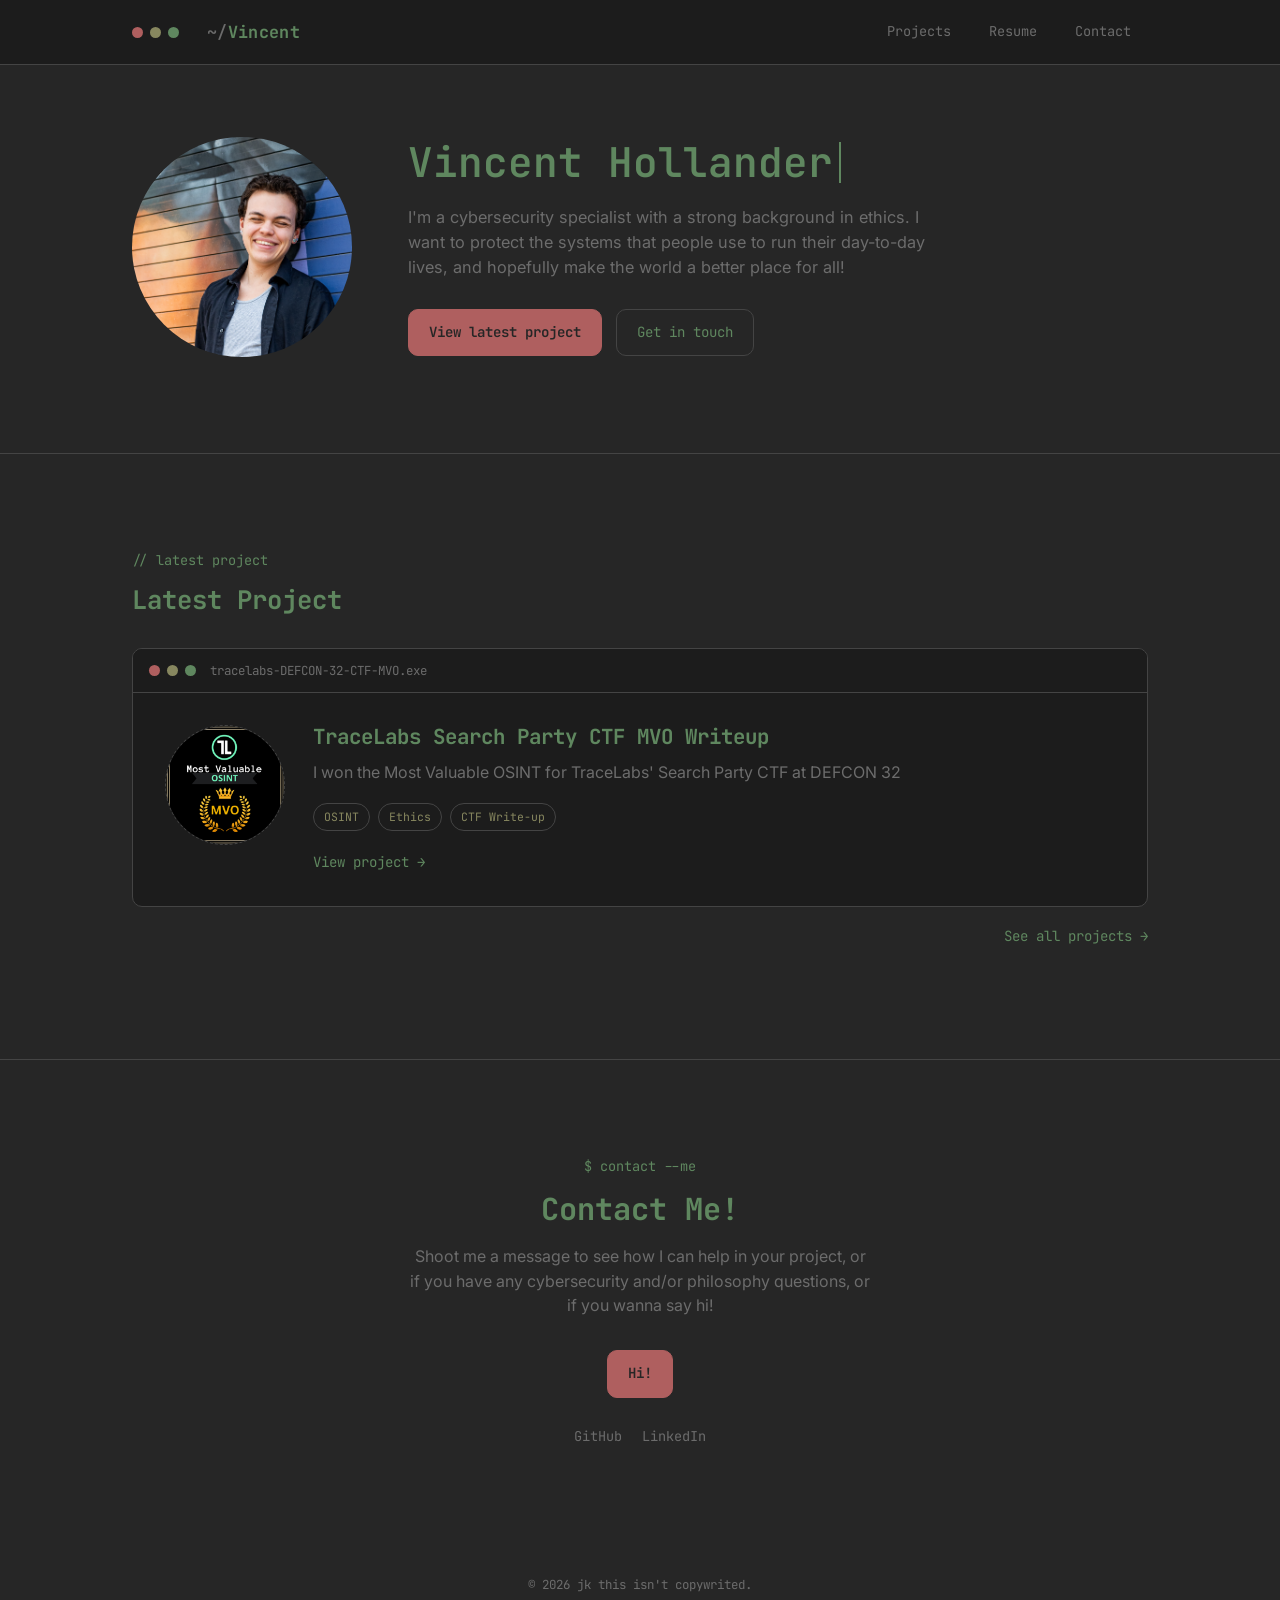
<file: index.html>
<!DOCTYPE html>
<html lang="en">
<head>
<meta charset="UTF-8">
<meta name="viewport" content="width=device-width, initial-scale=1.0">
<title>Vincent Hollander</title>
<link rel="preconnect" href="https://fonts.googleapis.com">
<link rel="preconnect" href="https://fonts.gstatic.com" crossorigin>
<link href="https://fonts.googleapis.com/css2?family=JetBrains+Mono:wght@400;500;600;700&family=Inter:wght@400;500;600&display=swap" rel="stylesheet">
<link rel="stylesheet" href="styles.css">
<style>
  /* ---------------- page-specific: Hero ---------------- */
  .hero{
    display:grid;
    grid-template-columns: 220px 1fr;
    gap: 56px;
    align-items:center;
    padding-top: 72px;
  }
    .avatar{
    width: 220px; height: 220px;
    border-radius: 50%;
    object-fit: cover;
    display:flex; align-items:center; justify-content:center;
    font-family: var(--mono);
    font-size: 2.4rem;
    font-weight: 700;
    color: var(--bg);
    background: conic-gradient(from 220deg, var(--accent-violet), var(--accent-amber), var(--accent-teal), var(--accent-violet));
    position: relative;
  }
  .avatar::after{
    content:"";
    position:absolute;
    inset:6px;
    border-radius:50%;
    background: var(--bg-alt);
  }

  .hero-text h1{ font-size: clamp(1.8rem, 3.2vw, 2.6rem); font-weight: 600; }
  .hero-text h1 .cursor{
    display:inline-block;
    width: 2px; height: 1em;
    background: var(--accent-teal);
    margin-left: 6px;
    vertical-align: -0.15em;
    animation: blink 1.1s steps(1) infinite;
  }
  @keyframes blink{ 50%{ opacity:0; } }
  .hero-text p{ margin: 18px 0 28px; color: var(--text-dim); max-width: 52ch; font-size: 1.02rem; }

  @media (max-width: 640px){
    .hero{ grid-template-columns: 1fr; text-align:center; padding-top: 48px; }
    .avatar{ margin: 0 auto; }
    .hero-text p{ margin-left:auto; margin-right:auto; }
    .btn-row{ justify-content:center; }
  }

  /* ---------------- page-specific: Latest project ---------------- */
  .latest-project{ border-top: 1px solid var(--border); }
  .latest-project > .wrap > h2{ font-size: 1.6rem; margin-bottom: 32px; }

  .card-body{
    display:grid;
    grid-template-columns: 120px 1fr;
    gap: 28px;
    padding: 32px;
    align-items: start;
  }
  .card-pic{
    width: 120px; height: 120px;
    border-radius: 50%;
    object-fit: cover;
    background: var(--bg-tab);
    border: 1px dashed var(--border);
    display:flex; align-items:center; justify-content:center;
    font-family: var(--mono);
    font-size: 0.75rem;
    color: var(--text-dim);
    text-align:center;
  }
  .card-body h3{ font-size: 1.3rem; margin-bottom: 10px; }
  .card-body p{ color: var(--text-dim); margin: 0 0 18px; max-width: 60ch; }
  .tags{ display:flex; gap:8px; flex-wrap:wrap; margin-bottom: 18px; }
  .tags span{
    font-family: var(--mono);
    font-size: 0.72rem;
    padding: 4px 10px;
    border-radius: 999px;
    border: 1px solid var(--border);
    color: var(--accent-amber);
  }
  .card-link{ font-family: var(--mono); font-size: 0.88rem; text-decoration:none; color: var(--accent-teal); }
  .card-link:hover{ text-decoration: underline; }

  @media (max-width: 560px){
    .card-body{ grid-template-columns: 1fr; text-align:center; }
    .card-pic{ margin: 0 auto; }
    .tags{ justify-content:center; }
  }

  /* ---------------- page-specific: Contact teaser ---------------- */
  .contact-teaser{ border-top: 1px solid var(--border); text-align:center; }
  .contact-teaser h2{ font-size: 1.9rem; margin-bottom: 16px; }
  .contact-teaser p.lead{ color: var(--text-dim); max-width: 46ch; margin: 0 auto 32px; }
  .contact-teaser .btn-row{ justify-content:center; margin-bottom: 28px; }

  .socials{ display:flex; gap: 20px; justify-content:center; font-family: var(--mono); font-size: 0.85rem; }
  .socials a{ text-decoration:none; color: var(--text-dim); }
  .socials a:hover{ color: var(--accent-violet); }
</style>
</head>
<body>

  <!-- ===== Top bar ===== -->
  <header class="topbar">
    <div class="wrap topbar-inner">
      <div class="dots" aria-hidden="true"><span></span><span></span><span></span></div>
      <a class="logo" href="#home">Vincent</a>

      <button class="menu-toggle" id="menuToggle" aria-label="Toggle navigation" aria-expanded="false">[ ]</button>

      <nav class="tabs" id="navTabs">
        <a href="projects.html" class="nav-link">Projects</a>
        <a href="resume.html" class="nav-link">Resume</a>
        <a href="contact.html" class="nav-link">Contact</a>
      </nav>
    </div>
  </header>

  <main>
    <!-- ===== Hero ===== -->
    <section id="home" class="hero wrap">
	  <img class="avatar" src="VH-89b.jpg" alt="Portrait of Vincent">

      <div class="hero-text">
        <h1>Vincent Hollander<span class="cursor" aria-hidden="true"></span></h1>
        <p>
          I'm a cybersecurity specialist with a strong background in ethics. I want to protect the systems that people use to run their day-to-day lives, and hopefully make the world a better place for all!
        </p>
        <div class="btn-row">
          <a class="btn primary" href="#projects">View latest project</a>
          <a class="btn ghost" href="contact.html">Get in touch</a>
        </div>
      </div>
    </section>

    <!-- ===== Latest project ===== -->
    <section id="projects" class="latest-project">
      <div class="wrap">
        <p class="eyebrow">// latest project</p>
        <h2>Latest Project</h2>

        <div class="terminal-card">
          <div class="card-chrome">
            <div class="dots" aria-hidden="true"><span></span><span></span><span></span></div>
            tracelabs-DEFCON-32-CTF-MVO.exe
          </div>
          <div class="card-body">
		  <img class="card-pic" src="MVO-Badge.png" alt="The MVO Badge">
            <div>
              <h3>TraceLabs Search Party CTF MVO Writeup</h3>
              <p>
               I won the Most Valuable OSINT for TraceLabs' Search Party CTF at DEFCON 32
              </p>
              <div class="tags">
                <span>OSINT</span>
                <span>Ethics</span>
                <span>CTF Write-up</span>
              </div>
              <a class="card-link" href="MVO-Writeup.html#latest">View project →</a>
            </div>
          </div>
        </div>
        <p style="text-align:right; margin-top:16px;">
          <a class="card-link" href="projects.html">See all projects →</a>
        </p>
      </div>
    </section>

    <!-- ===== Contact teaser (full form lives on contact.html — no email shown here) ===== -->
    <section id="contact" class="contact-teaser">
      <div class="wrap">
        <p class="eyebrow">$ contact --me</p>
        <h2>Contact Me!</h2>
        <p class="lead">
          Shoot me a message to see how I can help in your project, or if you have any cybersecurity and/or philosophy questions, or if you wanna say hi!
        </p>
        <div class="btn-row">
          <a class="btn primary" href="contact.html">Hi!</a>
        </div>
        <div class="socials">
          <a href="https://www.github.com/KarmaThePlant">GitHub</a>
          <a href="https://www.linkedin.com/in/vincent-hollander-4a5a73232/">LinkedIn</a>
        </div>
      </div>
    </section>
  </main>

  <footer>
    &copy; <span id="year"></span> jk this isn't copywrited.
  </footer>

  <script src="script.js"></script>
  <script>
    // Scroll-spy for the on-page Home anchor. Projects and Contact are now
    // separate pages, so they aren't part of this observer.
    const sections = ['home'].map(id => document.getElementById(id));
    const linkFor = id => document.querySelector(`nav.tabs a[href="#${id}"]`);
    const links = document.querySelectorAll('nav.tabs a.nav-link');

    const observer = new IntersectionObserver((entries) => {
      entries.forEach(entry => {
        if(entry.isIntersecting){
          links.forEach(l => l.classList.remove('active'));
          const active = linkFor(entry.target.id);
          if(active) active.classList.add('active');
        }
      });
    }, { rootMargin: '-40% 0px -55% 0px' });

    sections.forEach(s => s && observer.observe(s));
  </script>

</body>
</html>
</file>
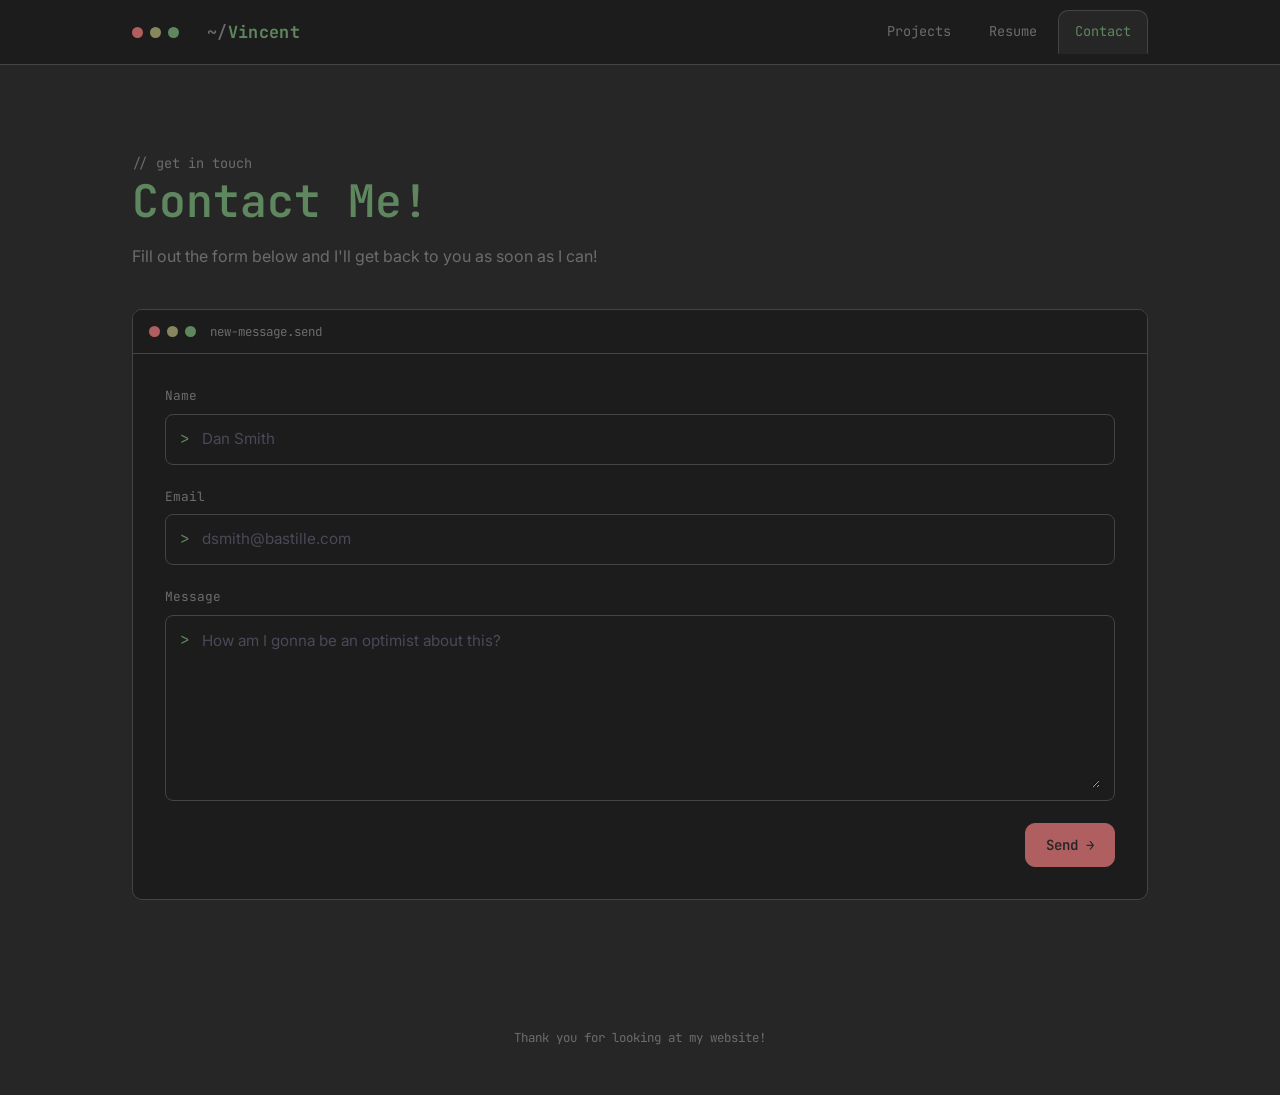
<file: contact.html>
<!DOCTYPE html>
<html lang="en">
<head>
<meta charset="UTF-8">
<meta name="viewport" content="width=device-width, initial-scale=1.0">
<title>Contact — Vincent</title>
<link rel="preconnect" href="https://fonts.googleapis.com">
<link rel="preconnect" href="https://fonts.gstatic.com" crossorigin>
<link href="https://fonts.googleapis.com/css2?family=JetBrains+Mono:wght@400;500;600;700&family=Inter:wght@400;500;600&display=swap" rel="stylesheet">
<link rel="stylesheet" href="styles.css">
<style>
  /* ---------------- page-specific: Contact ---------------- */
  .contact-hero{ padding-top: 72px; padding-bottom: 40px; }
  .contact-hero h1{ font-size: clamp(2rem, 4vw, 2.8rem); font-weight: 600; }
  .contact-hero p{ color: var(--text-dim); max-width: 52ch; margin: 16px 0 0; }

  .form-section{ padding-top: 0; }
  .form-card .card-body{ padding: 32px; }

  form .field:last-of-type{ margin-bottom: 28px; }
  .field-input textarea{ min-height: 160px; }

  .form-actions{ display:flex; justify-content:flex-end; align-items:center; gap:16px; }

  .form-status{
    font-family: var(--mono);
    font-size: 0.85rem;
    color: var(--accent-teal);
    margin: 0;
  }
  .form-status.is-error{ color; var(--accent-amber); }
  .form-status[hidden]{ display:none; }

  @media (max-width: 560px){
    .form-actions{ flex-direction:column-reverse; align-items:stretch; }
    .form-actions .btn{ text-align:center; }
  }
</style>
</head>
<body>

  <!-- ===== Top bar ===== -->
  <header class="topbar">
    <div class="wrap topbar-inner">
      <div class="dots" aria-hidden="true"><span></span><span></span><span></span></div>
      <a class="logo" href="index.html">Vincent</a>

      <button class="menu-toggle" id="menuToggle" aria-label="Toggle navigation" aria-expanded="false">[ ]</button>

      <nav class="tabs" id="navTabs">
        <a href="projects.html" class="nav-link">Projects</a>
        <a href="resume.html" class="nav-link">Resume</a>
        <a href="contact.html" class="nav-link active">Contact</a>
      </nav>
    </div>
  </header>

  <main>
    <!-- ===== Heading ===== -->
    <section class="contact-hero wrap">
      <p class="eyebrow">// get in touch</p>
      <h1>Contact Me!</h1>
      <p>
        Fill out the form below and I'll get back to you as soon as I can!
      </p>
    </section>

    <!-- ===== Form ===== -->
    <section class="form-section wrap">
      <div class="terminal-card form-card">
        <div class="card-chrome">
          <div class="dots" aria-hidden="true"><span></span><span></span><span></span></div>
          new-message.send
        </div>
        <div class="card-body">
          <form id="contactForm" action="https://formspree.io/f/mojgzryj" method="POST">
            <input type="text" name="_gotcha" style="display:none" tabindex="-1" autocomplete="off">
	  <form id="contactForm">
            <div class="field">
              <label for="name">Name</label>
              <div class="field-input">
                <span class="prefix" aria-hidden="true">&gt;</span>
                <input id="name" name="name" type="text" placeholder="Dan Smith" autocomplete="name" required>
              </div>
            </div>

            <div class="field">
              <label for="email">Email</label>
              <div class="field-input">
                <span class="prefix" aria-hidden="true">&gt;</span>
                <input id="email" name="email" type="email" placeholder="dsmith@bastille.com" autocomplete="email" required>
              </div>
            </div>

            <div class="field">
              <label for="message">Message</label>
              <div class="field-input">
                <span class="prefix" aria-hidden="true">&gt;</span>
                <textarea id="message" name="message" placeholder="How am I gonna be an optimist about this?" required></textarea>
              </div>
            </div>

            <div class="form-actions">
              <p class="form-status" id="formStatus" role="status" aria-live="polite" hidden></p>
		<button type="submit" class="btn primary">Send →</button>
            </div>
          </form>
        </div>
      </div>
    </section>
  </main>

  <footer>
    Thank you for looking at my website!
  </footer>

  <script src="script.js"></script>
  <script>
    const form = document.getElementById('contactForm');
    const status = document.getElementById('formStatus');
    const submitBtn = form.querySelector('button[type="submit"]');
 
    form.addEventListener('submit', async (e) => {
      e.preventDefault();
 
      submitBtn.disabled = true;
      submitBtn.textContent = 'Sending…';
      status.hidden = true;
      status.classList.remove('is-error');
 
      try {
        const response = await fetch(form.action, {
          method: 'POST',
          body: new FormData(form),
          headers: { 'Accept': 'application/json' }
        });
 
        if (response.ok) {
          status.textContent = "Sent! I'll reply as soon as I can!";
          status.hidden = false;
          form.reset();
        } else {
          const data = await response.json().catch(() => null);
          const message = data && data.errors
            ? data.errors.map((err) => err.message).join(', ')
            : null;
	  status.textContent = message || "Something went wrong. Please try again or reach out another way.";
          status.classList.add('is-error');
          status.hidden = false;
        }
      } catch (err) {
        status.textContent = "Something went wrong. Check your connection and try again.";
        status.classList.add('is-error');
        status.hidden = false;
      } finally {
        submitBtn.disabled = false;
        submitBtn.textContent = 'Send →';
      }
    });
  </script>


</body>
</html>
</file>
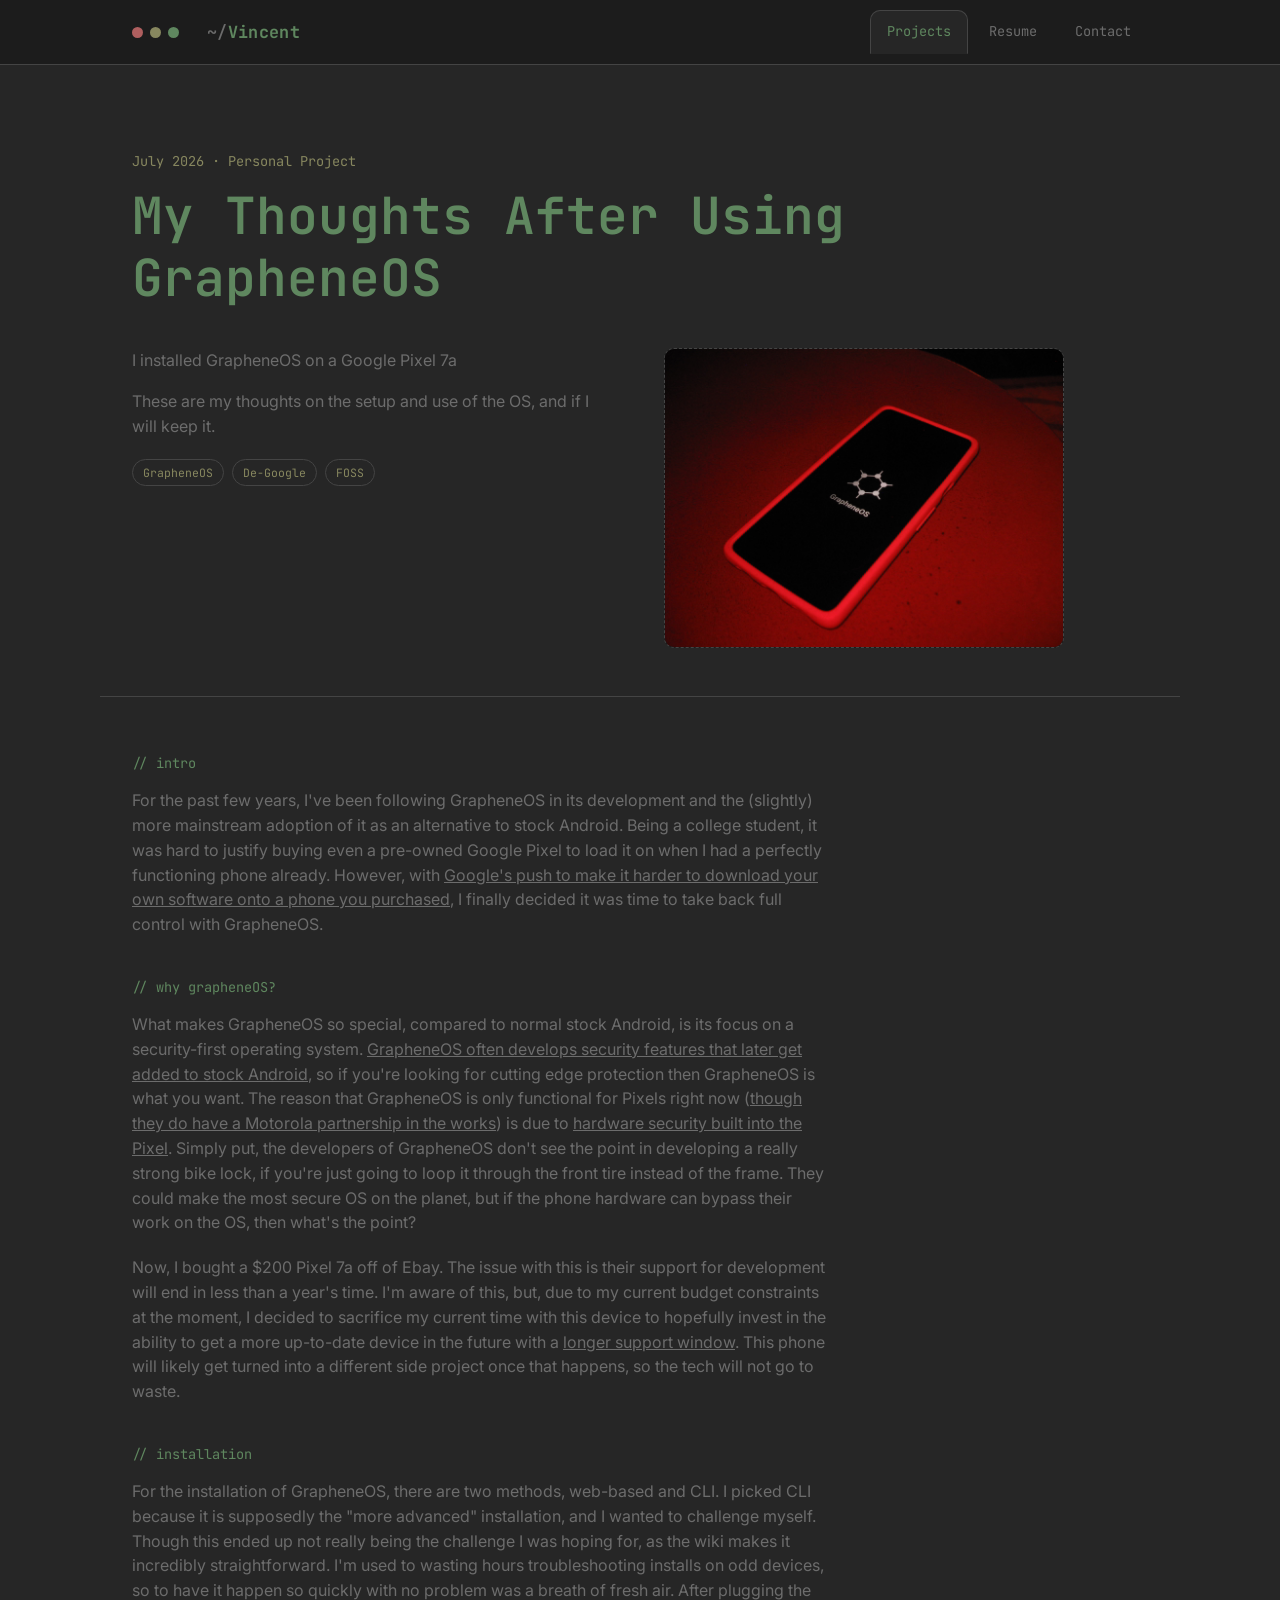
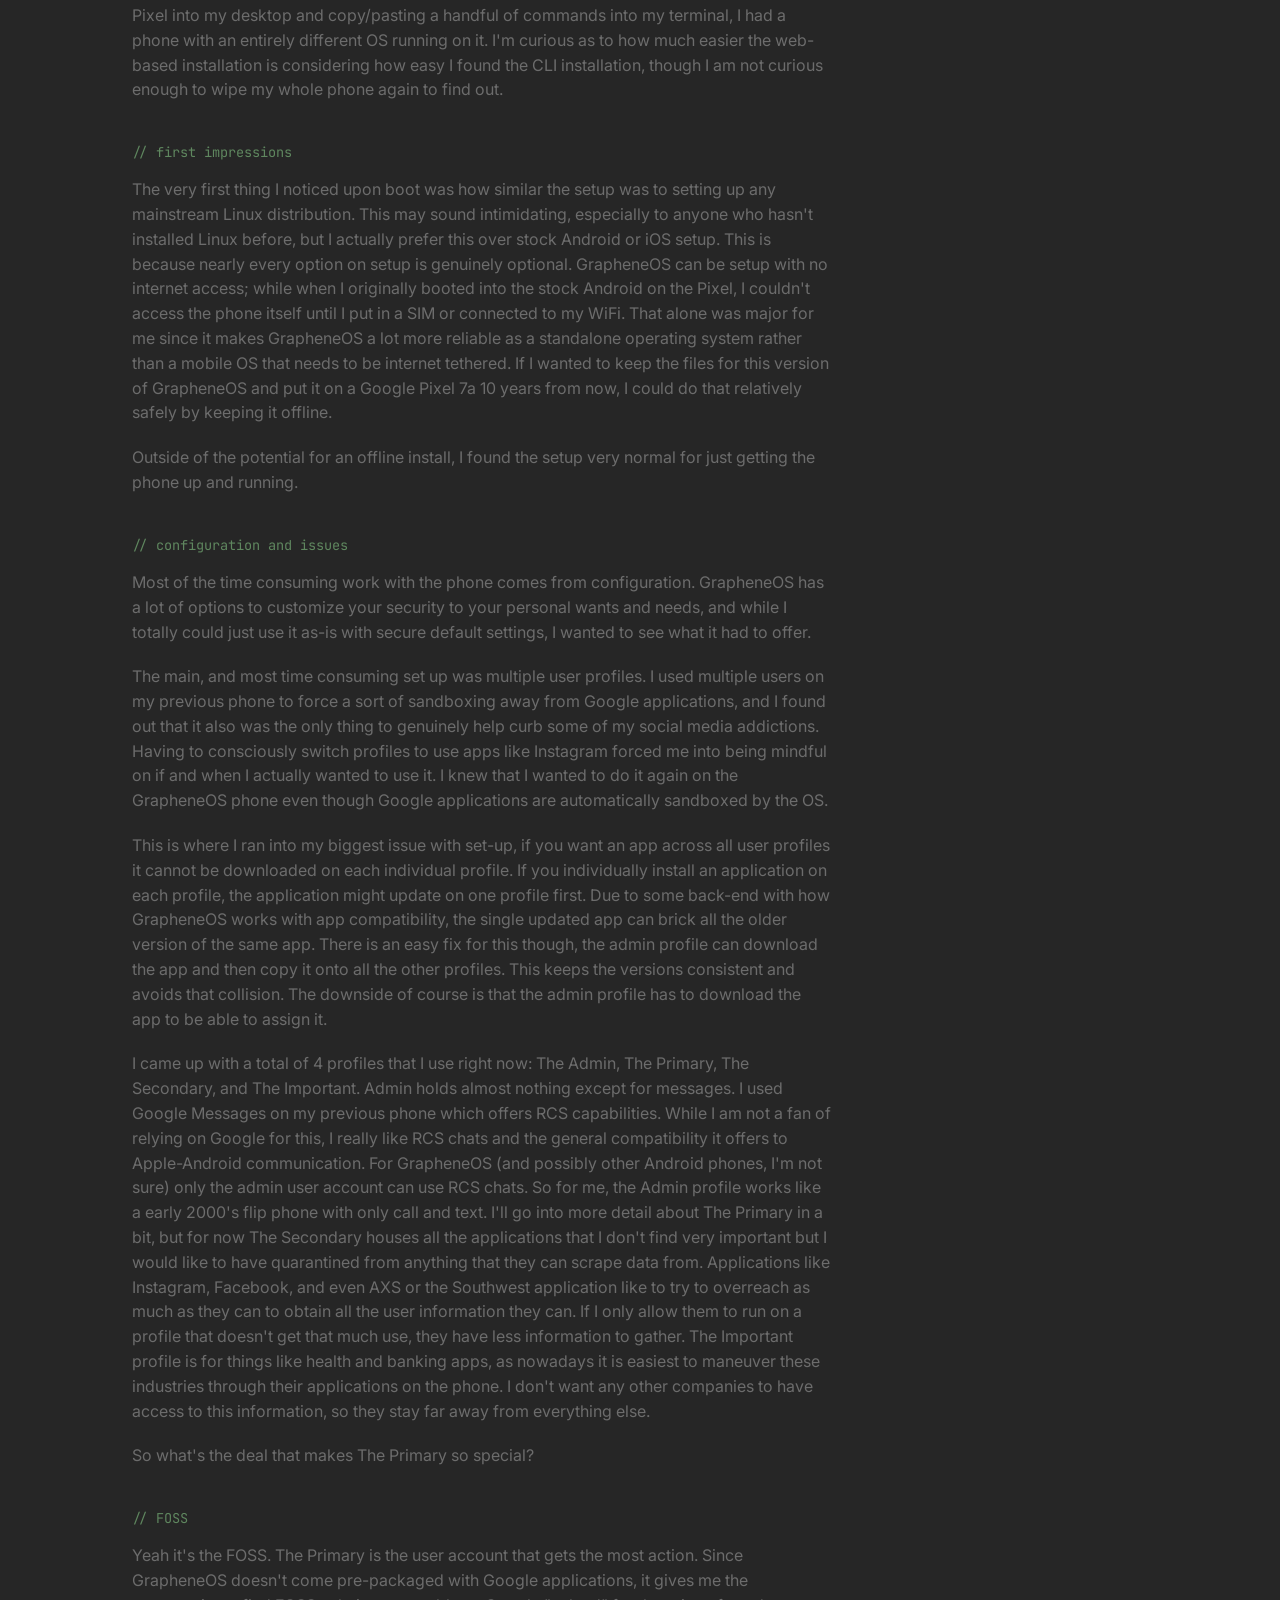
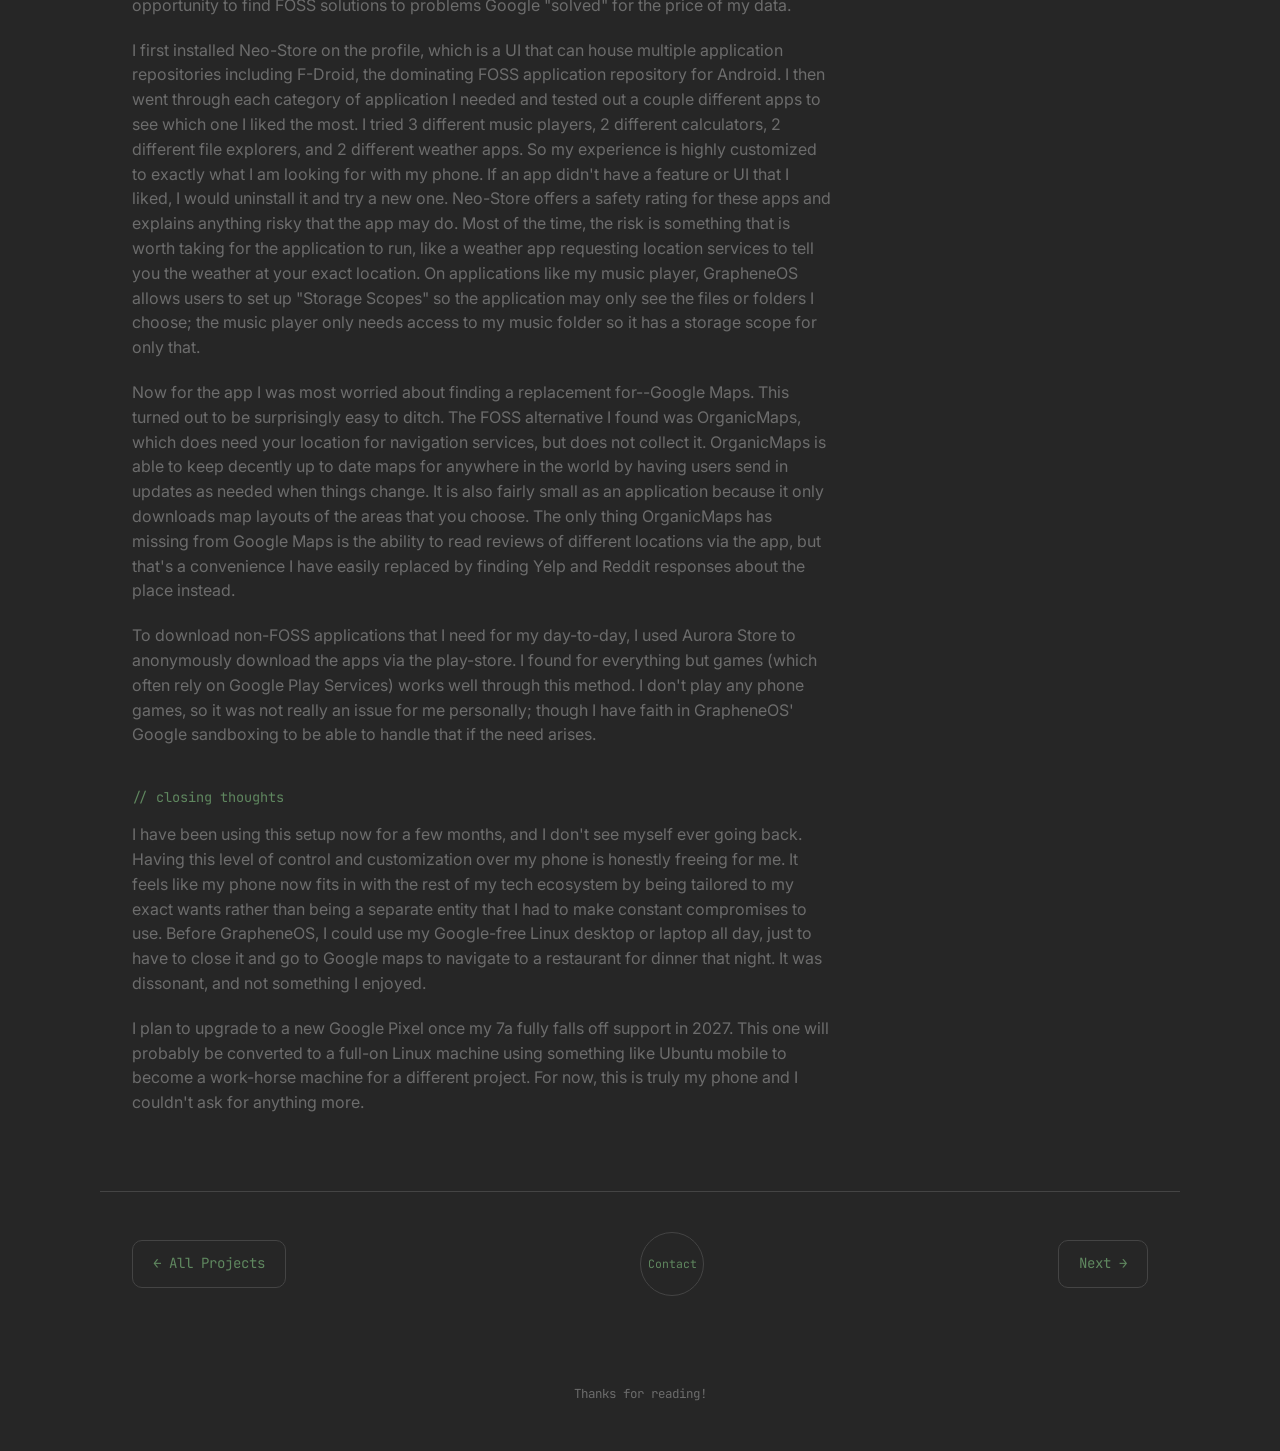
<file: grapheneOS.html>
<!DOCTYPE html>
<html lang="en">
<head>
<meta charset="UTF-8">
<meta name="viewport" content="width=device-width, initial-scale=1.0">
<title>GrapheneOS Thoughts — Vincent</title>
<link rel="preconnect" href="https://fonts.googleapis.com">
<link rel="preconnect" href="https://fonts.gstatic.com" crossorigin>
<link href="https://fonts.googleapis.com/css2?family=JetBrains+Mono:wght@400;500;600;700&family=Inter:wght@400;500;600&display=swap" rel="stylesheet">
<link rel="stylesheet" href="styles.css">
<style>
  /* ---------------- page-specific: Project article ---------------- */
  .project-hero{ padding-top: 72px; padding-bottom: 8px; }
  .project-hero h1{ font-size: clamp(2.2rem, 4.5vw, 3.2rem); font-weight: 600; margin-top: 8px; }
  .project-hero .meta{ font-family: var(--mono); font-size: 0.85rem; color: var(--accent-amber); }

  .project-intro{ padding-top: 32px; padding-bottom: 48px; }
  .intro-grid{ display:grid; grid-template-columns: 1fr 1fr; gap: 48px; align-items:start; }
  .intro-text p{ color: var(--text-dim); margin: 0 0 16px; max-width: 52ch; }
  .tags{ display:flex; gap:8px; flex-wrap:wrap; margin-top: 20px; }
  .tags span{
    font-family: var(--mono);
    font-size: 0.72rem;
    padding: 4px 10px;
    border-radius: 999px;
    border: 1px solid var(--border);
    color: var(--accent-amber);
  }
  .intro-picture{
    aspect-ratio: 4 / 3;
    border: 1px dashed var(--border);
    border-radius: var(--radius);
    background: var(--bg-alt);
    display:flex; align-items:center; justify-content:center;
    font-family: var(--mono);
    color: var(--text-dim);
    font-size: 0.9rem;
  }
  

  @media (max-width: 760px){
    .intro-grid{ grid-template-columns: 1fr; }
  }

  .project-body{ border-top: 1px solid var(--border); padding-top: 56px; padding-bottom: 56px; }
  .project-body .eyebrow{ margin-top: 40px; }
  .project-body .eyebrow:first-child{ margin-top: 0; }
  .project-body p:not(.eyebrow){ color: var(--text-dim); max-width: 70ch; margin: 0 0 20px; }

  /* Prev / Contact / Next pager */
  .project-pager{
    border-top: 1px solid var(--border);
    display:flex;
    align-items:center;
    justify-content:space-between;
    gap: 16px;
    padding-top: 40px;
    padding-bottom: 56px;
  }
  .pager-contact{
    border-radius: 50%;
    width: 64px; height: 64px;
    padding: 0;
    display:flex; align-items:center; justify-content:center;
    text-align:center;
    font-size: 0.72rem;
    line-height:1.1;
    flex: 0 0 auto;
  }

  @media (max-width: 560px){
    .project-pager{ padding-top:32px; padding-bottom:40px; }
    .project-pager .btn{ padding: 12px 14px; font-size: 0.8rem; }
  }
</style>
</head>
<body>

  <!-- ===== Top bar ===== -->
  <header class="topbar">
    <div class="wrap topbar-inner">
      <div class="dots" aria-hidden="true"><span></span><span></span><span></span></div>
      <a class="logo" href="index.html">Vincent</a>

      <button class="menu-toggle" id="menuToggle" aria-label="Toggle navigation" aria-expanded="false">[ ]</button>

      <nav class="tabs" id="navTabs">
        <a href="projects.html" class="nav-link active">Projects</a>
        <a href="resume.html" class="nav-link">Resume</a>
        <a href="contact.html" class="nav-link">Contact</a>
      </nav>
    </div>
  </header>

  <main>
    <!-- ===== Title ===== -->
    <section class="project-hero wrap">
      <p class="meta">July 2026 · Personal Project </p>
      <h1>My Thoughts After Using GrapheneOS</h1>
    </section>

    <!-- ===== Intro: summary + picture ===== -->
    <section class="project-intro wrap">
      <div class="intro-grid">
        <div class="intro-text">
          <p>I installed GrapheneOS on a Google Pixel 7a</p>
          <p>These are my thoughts on the setup and use of the OS, and if I will keep it.</p>
          <div class="tags"><span>GrapheneOS</span><span>De-Google</span><span>FOSS</span></div>
        </div>
        <img class="intro-picture" src="grapheneOS.JPG" alt="My phone with GrapheneOS" width="400px">
      </div>
    </section>

    <!-- ===== Full write-up ===== -->
    <section class="project-body wrap">
      <p class="eyebrow">// intro</p>
      <p> For the past few years, I've been following GrapheneOS in its development and the (slightly) more mainstream adoption of it as an alternative to stock Android. Being a college student, it was hard to justify buying even a pre-owned Google Pixel to load it on when I had a perfectly functioning phone already. However, with <a href="https://arstechnica.com/gadgets/2025/08/google-will-block-sideloading-of-unverified-android-apps-starting-next-year/">Google's push to make it harder to download your own software onto a phone you purchased</a>, I finally decided it was time to take back full control with GrapheneOS.  </p>

      <p class="eyebrow">// why grapheneOS?</p>
      <p> What makes GrapheneOS so special, compared to normal stock Android, is its focus on a security-first operating system. <a href="https://grapheneos.org/features#more-complete-patching">GrapheneOS often develops security features that later get added to stock Android</a>, so if you're looking for cutting edge protection then GrapheneOS is what you want. The reason that GrapheneOS is only functional for Pixels right now (<a href="https://motorolanews.com/motorola-three-new-b2b-solutions-at-mwc-2026/">though they do have a Motorola partnership in the works</a>) is due to <a href="https://grapheneos.org/faq#device-support">hardware security built into the Pixel</a>. Simply put, the developers of GrapheneOS don't see the point in developing a really strong bike lock, if you're just going to loop it through the front tire instead of the frame. They could make the most secure OS on the planet, but if the phone hardware can bypass their work on the OS, then what's the point?   </p>
      <p> Now, I bought a $200 Pixel 7a off of Ebay. The issue with this is their support for development will end in less than a year's time. I'm aware of this, but, due to my current budget constraints at the moment, I decided to sacrifice my current time with this device to hopefully invest in the ability to get a more up-to-date device in the future with a <a href="https://grapheneos.org/faq#device-lifetime">longer support window</a>. This phone will likely get turned into a different side project once that happens, so the tech will not go to waste. </p>

      <p class="eyebrow">// installation</p>
      <p> For the installation of GrapheneOS, there are two methods, web-based and CLI. I picked CLI because it is supposedly the "more advanced" installation, and I wanted to challenge myself. Though this ended up not really being the challenge I was hoping for, as the wiki makes it incredibly straightforward. I'm used to wasting hours troubleshooting installs on odd devices, so to have it happen so quickly with no problem was a breath of fresh air. After plugging the Pixel into my desktop and copy/pasting a handful of commands into my terminal, I had a phone with an entirely different OS running on it. I'm curious as to how much easier the web-based installation is considering how easy I found the CLI installation, though I am not curious enough to wipe my whole phone again to find out.  </p>
      <p class="eyebrow">// first impressions</p>
      <p> The very first thing I noticed upon boot was how similar the setup was to setting up any mainstream Linux distribution. This may sound intimidating, especially to anyone who hasn't installed Linux before, but I actually prefer this over stock Android or iOS setup. This is because nearly every option on setup is genuinely optional. GrapheneOS can be setup with no internet access; while when I originally booted into the stock Android on the Pixel, I couldn't access the phone itself until I put in a SIM or connected to my WiFi. That alone was major for me since it makes GrapheneOS a lot more reliable as a standalone operating system rather than a mobile OS that needs to be internet tethered. If I wanted to keep the files for this version of GrapheneOS and put it on a Google Pixel 7a 10 years from now, I could do that relatively safely by keeping it offline. </p>
      <p> Outside of the potential for an offline install, I found the setup very normal for just getting the phone up and running. </p>
      
      <p class="eyebrow">// configuration and issues</p>
      <p> Most of the time consuming work with the phone comes from configuration. GrapheneOS has a lot of options to customize your security to your personal wants and needs, and while I totally could just use it as-is with secure default settings, I wanted to see what it had to offer. </p>
      <p> The main, and most time consuming set up was multiple user profiles. I used multiple users on my previous phone to force a sort of sandboxing away from Google applications, and I found out that it also was the only thing to genuinely help curb some of my social media addictions. Having to consciously switch profiles to use apps like Instagram forced me into being mindful on if and when I actually wanted to use it. I knew that I wanted to do it again on the GrapheneOS phone even though Google applications are automatically sandboxed by the OS.  </p>
      <p> This is where I ran into my biggest issue with set-up, if you want an app across all user profiles it cannot be downloaded on each individual profile. If you individually install an application on each profile, the application might update on one profile first. Due to some back-end with how GrapheneOS works with app compatibility, the single updated app can brick all the older version of the same app. There is an easy fix for this though, the admin profile can download the app and then copy it onto all the other profiles. This keeps the versions consistent and avoids that collision. The downside of course is that the admin profile has to download the app to be able to assign it. </p>
      <p> I came up with a total of 4 profiles that I use right now: The Admin, The Primary, The Secondary, and The Important. Admin holds almost nothing except for messages. I used Google Messages on my previous phone which offers RCS capabilities. While I am not a fan of relying on Google for this, I really like RCS chats and the general compatibility it offers to Apple-Android communication. For GrapheneOS (and possibly other Android phones, I'm not sure) only the admin user account can use RCS chats. So for me, the Admin profile works like a early 2000's flip phone with only call and text. I'll go into more detail about The Primary in a bit, but for now The Secondary houses all the applications that I don't find very important but I would like to have quarantined from anything that they can scrape data  from. Applications like Instagram, Facebook, and even AXS or the Southwest application like to try to overreach as much as they can to obtain all the user information they can. If I only allow them to run on a profile that doesn't get that much use, they have less information to gather. The Important profile is for things like health and banking apps, as nowadays it is easiest to maneuver these industries through their applications on the phone. I don't want any other companies to have access to this information, so they stay far away from everything else. </p>
      <p> So what's the deal that makes The Primary so special? </p>

      <p class="eyebrow">// FOSS</p>
      <p> Yeah it's the FOSS. The Primary is the user account that gets the most action. Since GrapheneOS doesn't come pre-packaged with Google applications, it gives me the opportunity to find FOSS solutions to problems Google "solved" for the price of my data.  </p>
      <p> I first installed Neo-Store on the profile, which is a UI that can house multiple application repositories including F-Droid, the dominating FOSS application repository for Android. I then went through each category of application I needed and tested out a couple different apps to see which one I liked the most. I tried 3 different music players, 2 different calculators, 2 different file explorers, and 2 different weather apps. So my experience is highly customized to exactly what I am looking for with my phone. If an app didn't have a feature or UI that I liked, I would uninstall it and try a new one. Neo-Store offers a safety rating for these apps and explains anything risky that the app may do. Most of the time, the risk is something that is worth taking for the application to run, like a weather app requesting location services to tell you the weather at your exact location. On applications like my music player, GrapheneOS allows users to set up "Storage Scopes" so the application may only see the files or folders I choose; the music player only needs access to my music folder so it has a storage scope for only that.  </p>
      <p> Now for the app I was most worried about finding a replacement for--Google Maps. This turned out to be surprisingly easy to ditch. The FOSS alternative I found was OrganicMaps, which does need your location for navigation services, but does not collect it. OrganicMaps is able to keep decently up to date maps for anywhere in the world by having users send in updates as needed when things change. It is also fairly small as an application because it only downloads map layouts of the areas that you choose. The only thing OrganicMaps has missing from Google Maps is the ability to read reviews of different locations via the app, but that's a convenience I have easily replaced by finding Yelp and Reddit responses about the place instead. </p>
      <p> To download non-FOSS applications that I need for my day-to-day, I used Aurora Store to anonymously download the apps via the play-store. I found for everything but games (which often rely on Google Play Services) works well through this method. I don't play any phone games, so it was not really an issue for me personally; though I have faith in GrapheneOS' Google sandboxing to be able to handle that if the need arises. </p>

      <p class="eyebrow">// closing thoughts</p>
      <p> I have been using this setup now for a few months, and I don't see myself ever going back. Having this level of control and customization over my phone is honestly freeing for me. It feels like my phone now fits in with the rest of my tech ecosystem by being tailored to my exact wants rather than being a separate entity that I had to make constant compromises to use. Before GrapheneOS, I could use my Google-free Linux desktop or laptop all day, just to have to close it and go to Google maps to navigate to a restaurant for dinner that night. It was dissonant, and not something I enjoyed.  </p>
      <p> I plan to upgrade to a new Google Pixel once my 7a fully falls off support in 2027. This one will probably be converted to a full-on Linux machine using something like Ubuntu mobile to become a work-horse machine for a different project. For now, this is truly my phone and I couldn't ask for anything more. </p>
    </section>

    <!-- ===== Prev / Contact / Next ===== -->
    <nav class="project-pager wrap" aria-label="Project navigation">
      <a class="btn ghost" href="projects.html">← All Projects</a>
      <a class="btn ghost pager-contact" href="contact.html">Contact</a>
      <a class="btn ghost" href="project-02.html">Next →</a>
    </nav>
  </main>

  <footer>
    Thanks for reading!
  </footer>

  <script src="script.js"></script>

</body>
</html>
</file>
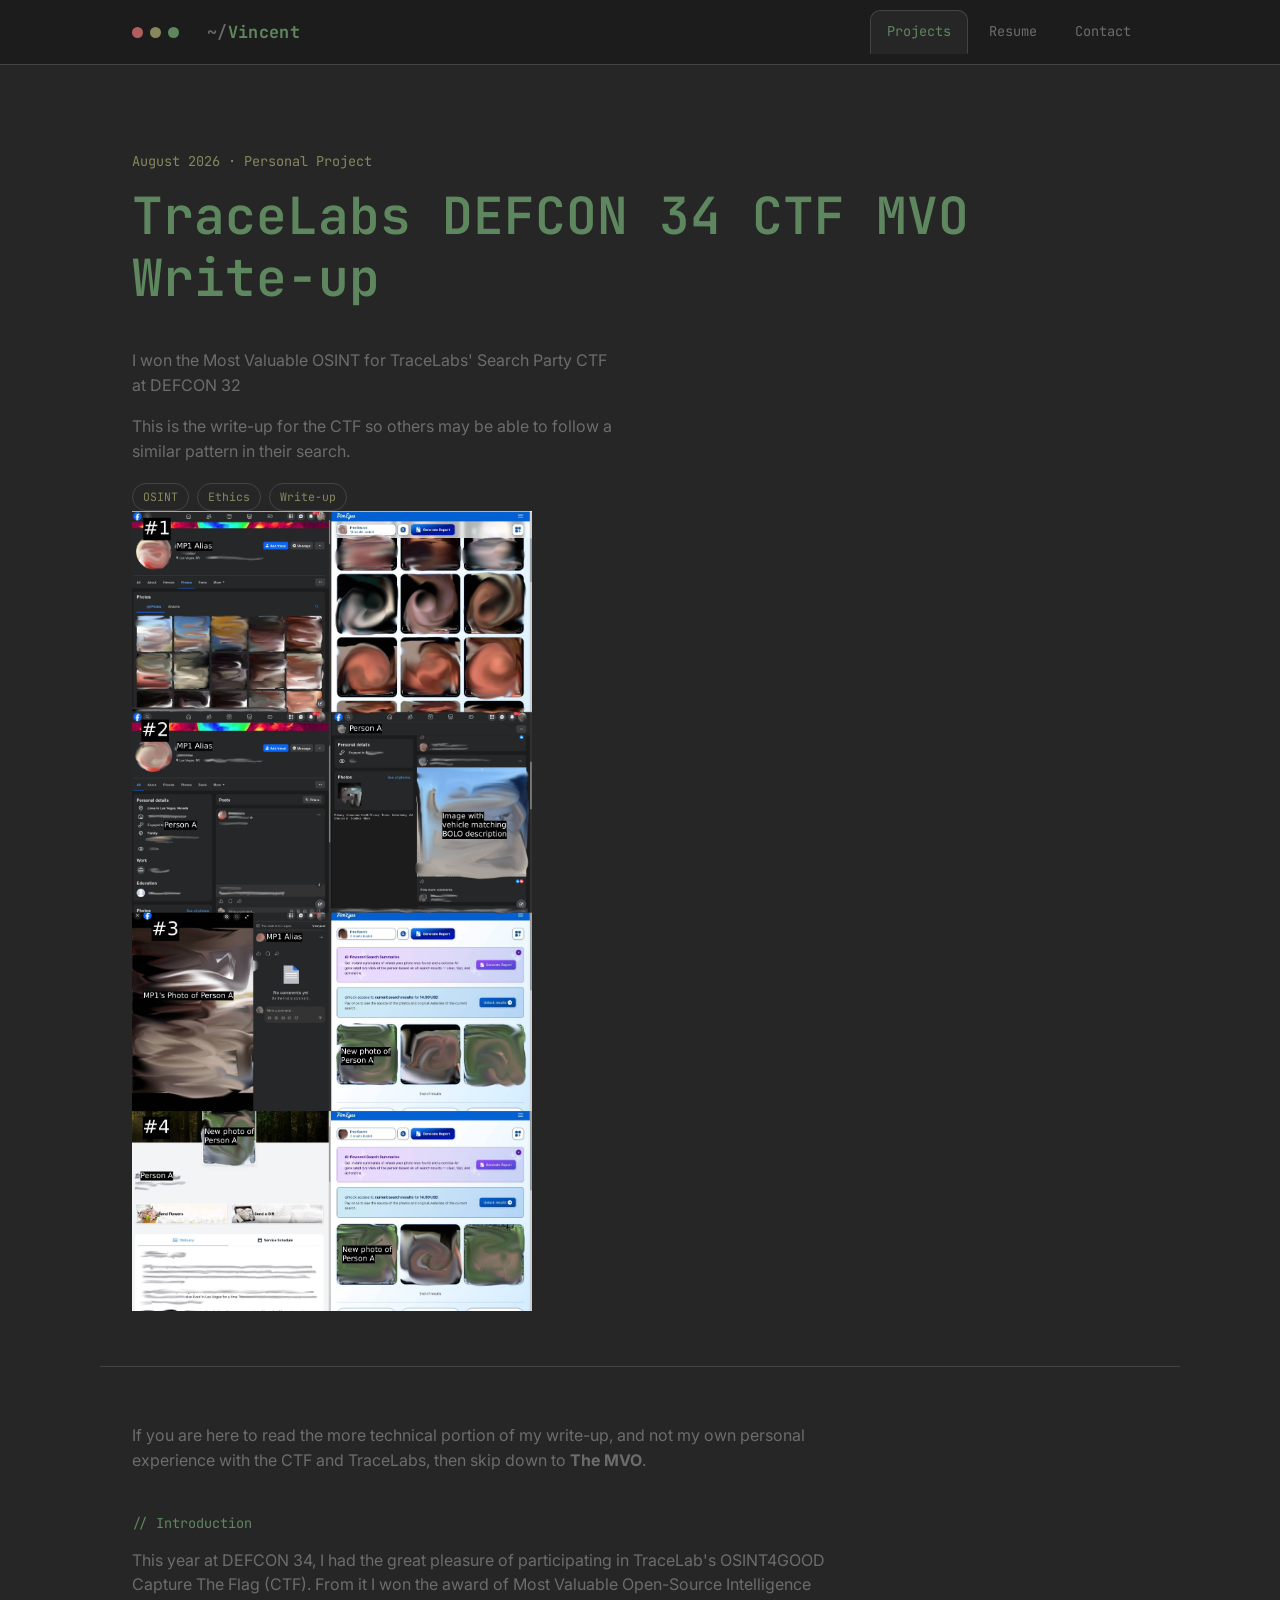
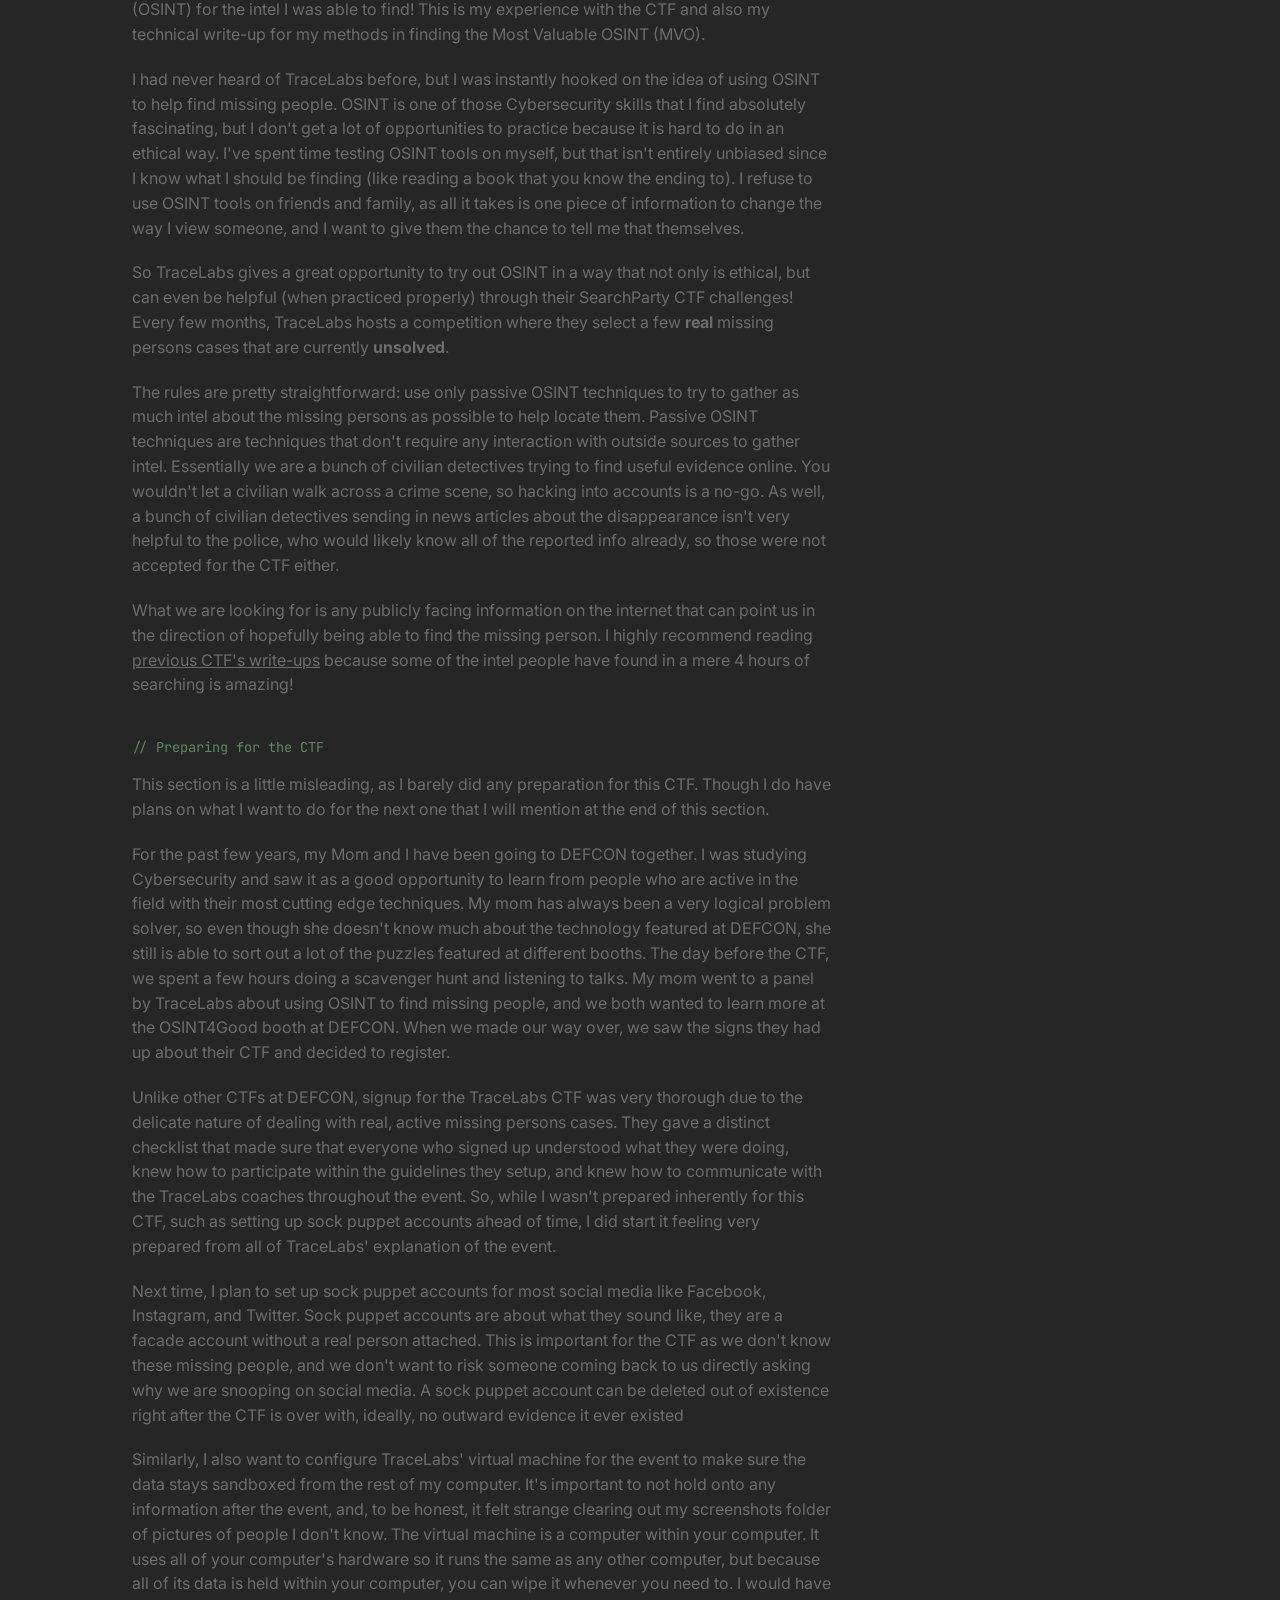
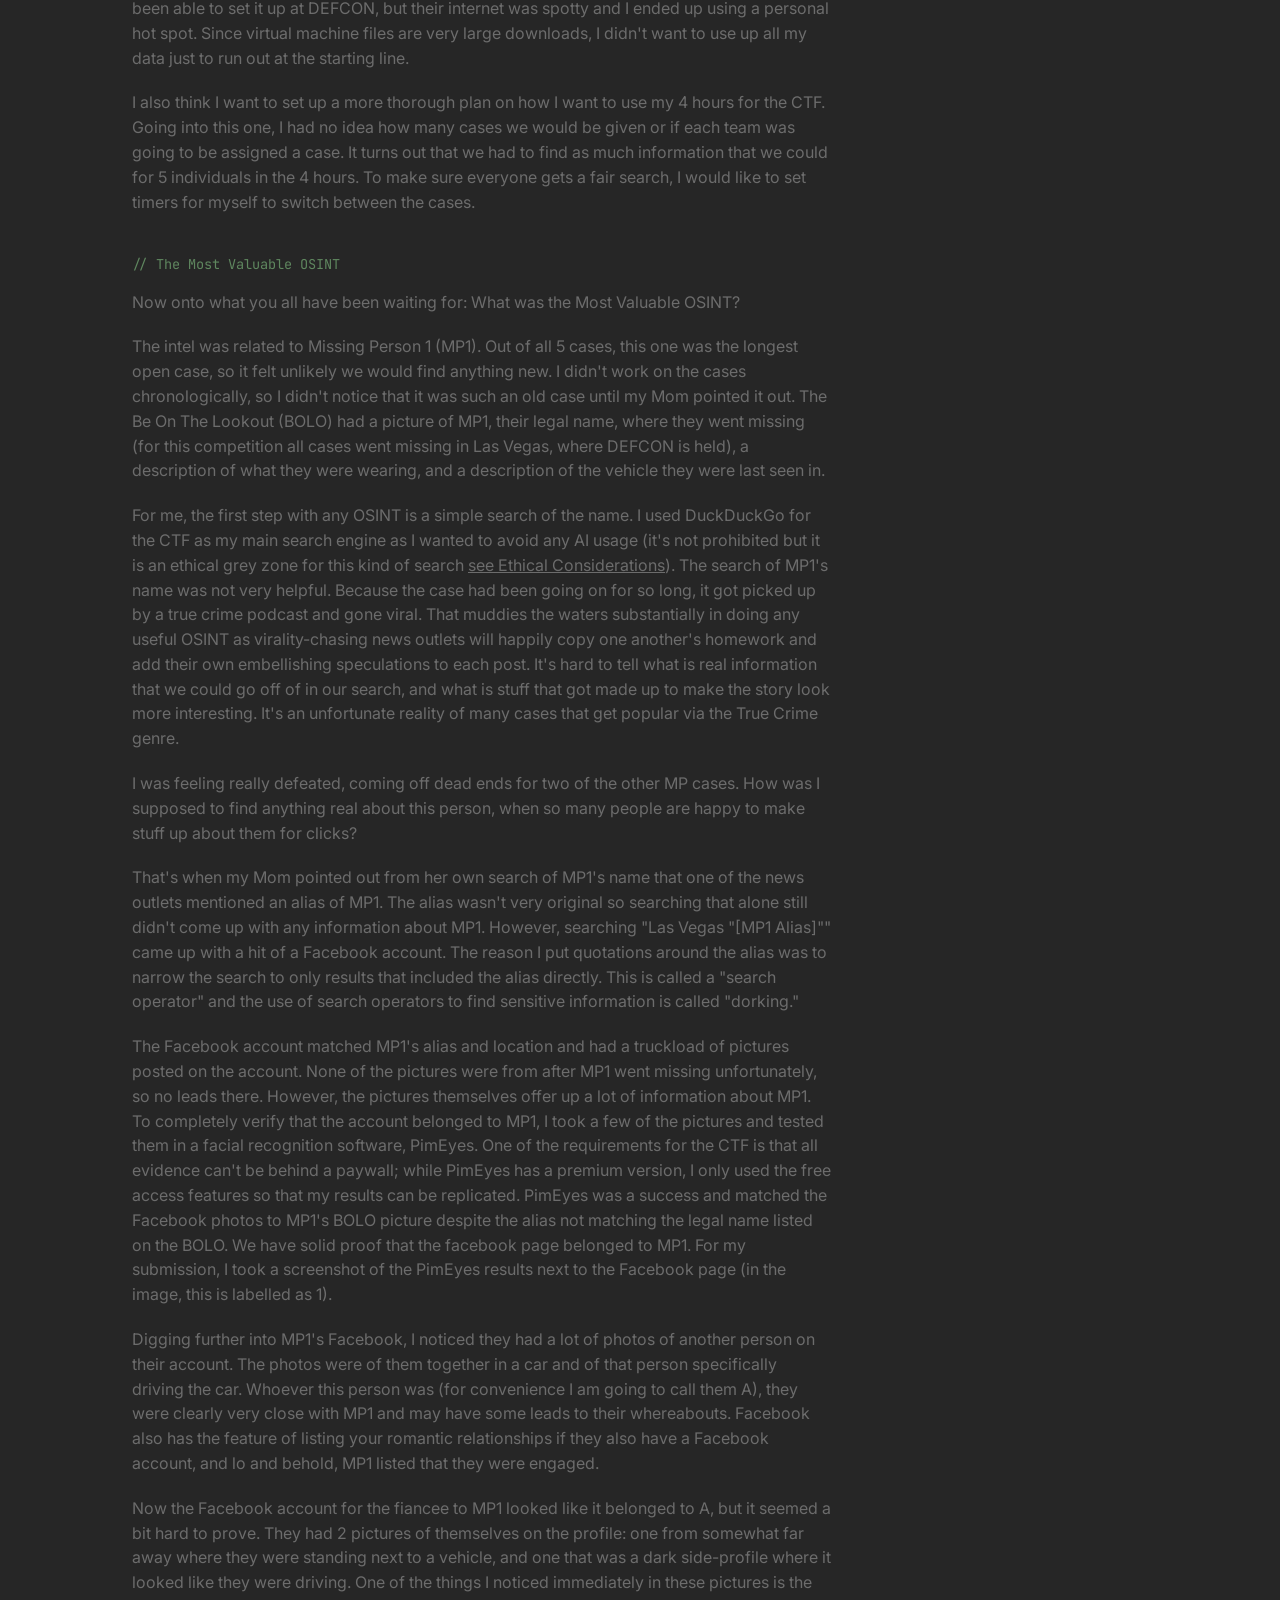
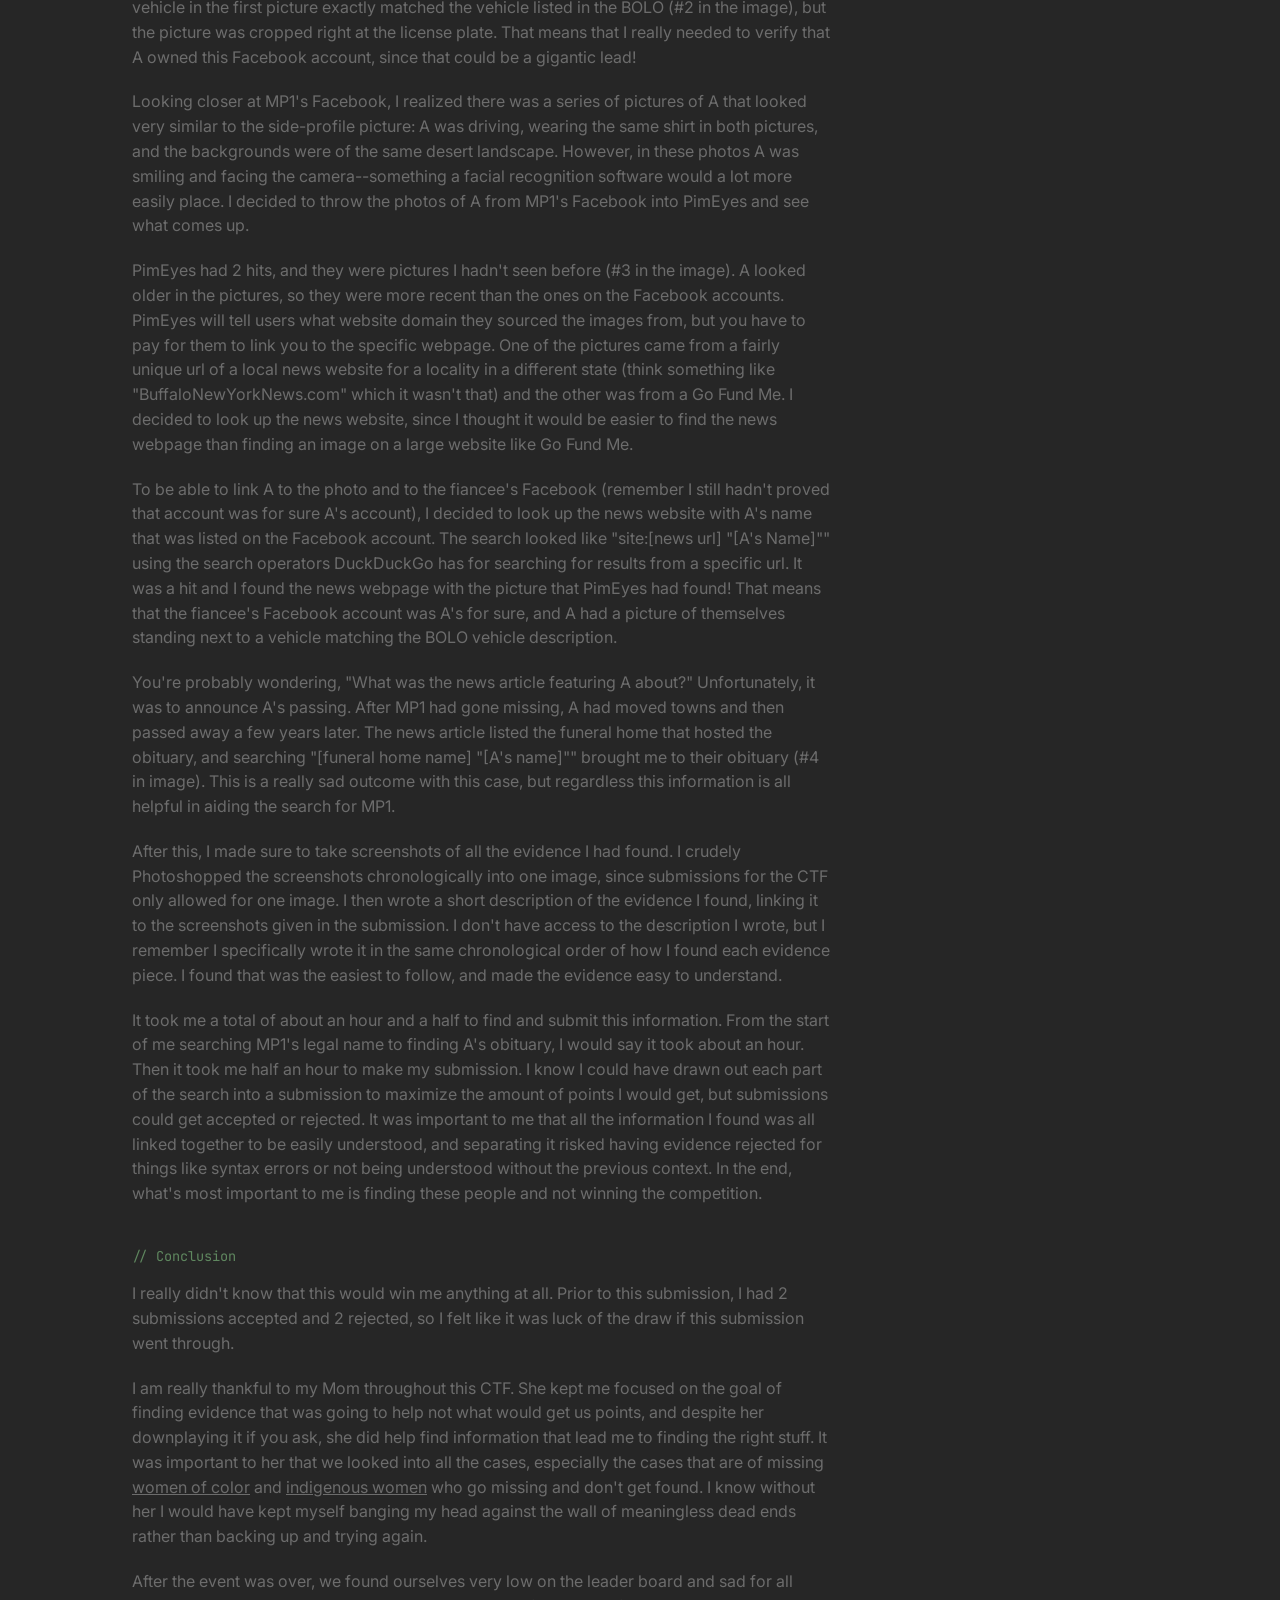
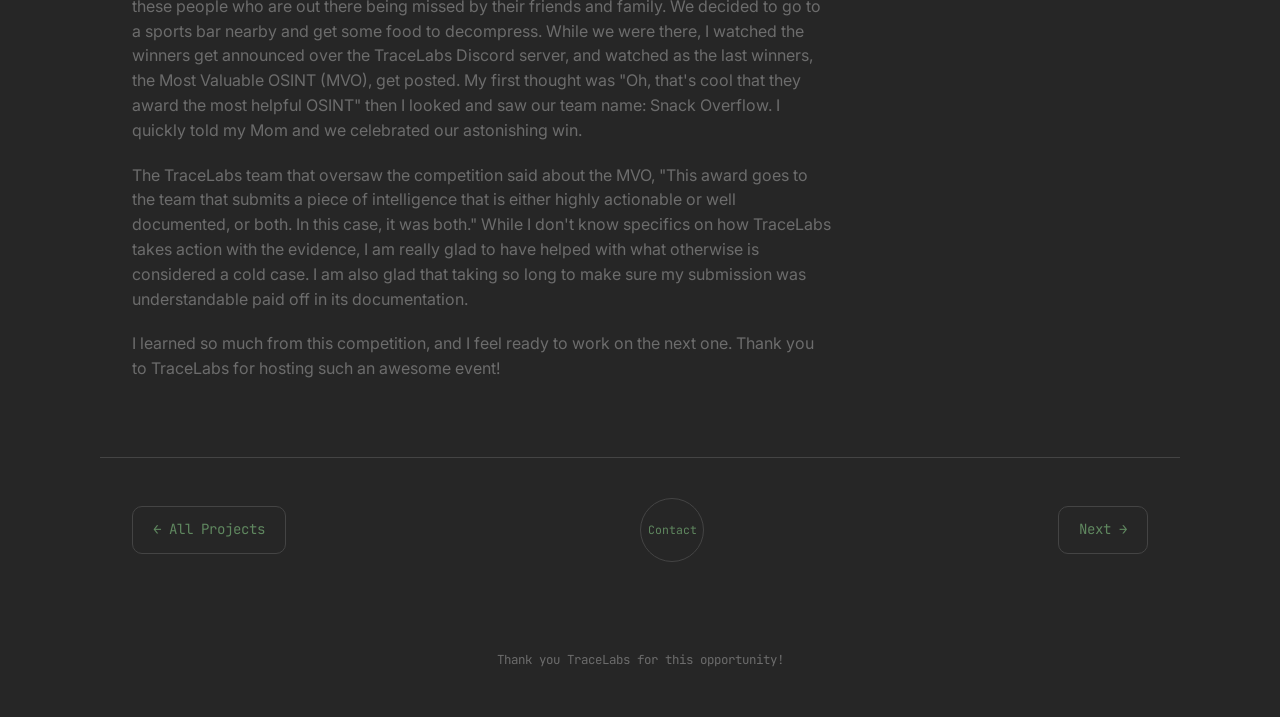
<file: MVO-Writeup.html>
<!DOCTYPE html>
<html lang="en">
<head>
<meta charset="UTF-8">
<meta name="viewport" content="width=device-width, initial-scale=1.0">
<title>TraceLabs CTF MVO - Vincent</title>
<link rel="preconnect" href="https://fonts.googleapis.com">
<link rel="preconnect" href="https://fonts.gstatic.com" crossorigin>
<link href="https://fonts.googleapis.com/css2?family=JetBrains+Mono:wght@400;500;600;700&family=Inter:wght@400;500;600&display=swap" rel="stylesheet">
<link rel="stylesheet" href="styles.css">
<style>
  /* ---------------- page-specific: Project article ---------------- */
  .project-hero{ padding-top: 72px; padding-bottom: 8px; }
  .project-hero h1{ font-size: clamp(2.2rem, 4.5vw, 3.2rem); font-weight: 600; margin-top: 8px; }
  .project-hero .meta{ font-family: var(--mono); font-size: 0.85rem; color: var(--accent-amber); }

  .project-intro{ padding-top: 32px; padding-bottom: 48px; }
  .intro-grid{ display:grid; grid-template-columns: 1fr 1fr; gap: 48px; align-items:start; }
  .intro-text p{ color: var(--text-dim); margin: 0 0 16px; max-width: 52ch; }
  .tags{ display:flex; gap:8px; flex-wrap:wrap; margin-top: 20px; }
  .tags span{
    font-family: var(--mono);
    font-size: 0.72rem;
    padding: 4px 10px;
    border-radius: 999px;
    border: 1px solid var(--border);
    color: var(--accent-amber);
  }
  .intro-picture{
    border: 1px dashed var(--border);
    border-radius: var(--radius);
    background: var(--bg-alt);
    display:flex; align-items:center; justify-content:center;
    font-family: var(--mono);
    color: var(--text-dim);
    font-size: 0.9rem;
  }

  @media (max-width: 760px){
    .intro-grid{ grid-template-columns: 1fr; }
  }

  .project-body{ border-top: 1px solid var(--border); padding-top: 56px; padding-bottom: 56px; }
  .project-body .eyebrow{ margin-top: 40px; }
  .project-body .eyebrow:first-child{ margin-top: 0; }
  .project-body p:not(.eyebrow){ color: var(--text-dim); max-width: 70ch; margin: 0 0 20px; }

  /* Prev / Contact / Next pager */
  .project-pager{
    border-top: 1px solid var(--border);
    display:flex;
    align-items:center;
    justify-content:space-between;
    gap: 16px;
    padding-top: 40px;
    padding-bottom: 56px;
  }
  .pager-contact{
    border-radius: 50%;
    width: 64px; height: 64px;
    padding: 0;
    display:flex; align-items:center; justify-content:center;
    text-align:center;
    font-size: 0.72rem;
    line-height:1.1;
    flex: 0 0 auto;
  }

  @media (max-width: 560px){
    .project-pager{ padding-top:32px; padding-bottom:40px; }
    .project-pager .btn{ padding: 12px 14px; font-size: 0.8rem; }
  }
</style>
</head>
<body>

  <!-- ===== Top bar ===== -->
  <header class="topbar">
    <div class="wrap topbar-inner">
      <div class="dots" aria-hidden="true"><span></span><span></span><span></span></div>
      <a class="logo" href="index.html">Vincent</a>

      <button class="menu-toggle" id="menuToggle" aria-label="Toggle navigation" aria-expanded="false">[ ]</button>

      <nav class="tabs" id="navTabs">
        <a href="projects.html" class="nav-link active">Projects</a>
        <a href="resume.html" class="nav-link">Resume</a>
        <a href="contact.html" class="nav-link">Contact</a>
      </nav>
    </div>
  </header>

  <main>
    <!-- ===== Title ===== -->
    <section class="project-hero wrap">
      <p class="meta">August 2026 · Personal Project</p>
      <h1>TraceLabs DEFCON 34 CTF MVO Write-up</h1>
    </section>

    <!-- ===== Intro: summary + picture ===== -->
    <section class="project-intro wrap">
      <div class="intro-grid">
        <div class="intro-text">
          <p>I won the Most Valuable OSINT for TraceLabs' Search Party CTF at DEFCON 32</p>
          <p>This is the write-up for the CTF so others may be able to follow a similar pattern in their search.</p>
          <div class="tags"><span>OSINT</span><span>Ethics</span><span>Write-up</span></div>
		  <img class="project-pic" src="Submission-Censored.jpg" alt="The submission picture for the MVO" width="400">
        </div>
      </div>
    </section>

    <!-- ===== Full write-up ===== -->
    <section class="project-body wrap">
	    <p>If you are here to read the more technical portion of my write-up, and not my own personal experience with the CTF and TraceLabs, then skip down to <b>The MVO</b>.</p>
	    <p class="eyebrow">// Introduction</p>
	    <p> This year at DEFCON 34, I had the great pleasure of participating in TraceLab's OSINT4GOOD Capture The Flag (CTF). From it I won the award of Most Valuable Open-Source Intelligence (OSINT) for the intel I was able to find! This is my experience with the CTF and also my technical write-up for my methods in finding the Most Valuable OSINT (MVO). </p>
	    <p> I had never heard of TraceLabs before, but I was instantly hooked on the idea of using OSINT to help find missing people. OSINT is one of those Cybersecurity skills that I find absolutely fascinating, but I don't get a lot of opportunities to practice because it is hard to do in an ethical way. I've spent time testing OSINT tools on myself, but that isn't entirely unbiased since I know what I should be finding (like reading a book that you know the ending to). I refuse to use OSINT tools on friends and family, as all it takes is one piece of information to change the way I view someone, and I want to give them the chance to tell me that themselves.</p>
	    <p> So TraceLabs gives a great opportunity to try out OSINT in a way that not only is ethical, but can even be helpful (when practiced properly) through their SearchParty CTF challenges! Every few months, TraceLabs hosts a competition where they select a few <b>real</b> missing persons cases that are currently <b>unsolved</b>.  </p>
	    <p>   The rules are pretty straightforward: use only passive OSINT techniques to try to gather as much intel about the missing persons as possible to help locate them. Passive OSINT techniques are techniques that don't require any interaction with outside sources to gather intel. Essentially we are a bunch of civilian detectives trying to find useful evidence online. You wouldn't let a civilian walk across a crime scene, so hacking into accounts is a no-go. As well, a bunch of civilian detectives sending in news articles about the disappearance isn't very helpful to the police, who would likely know all of the reported info already, so those were not accepted for the CTF either. </p>
	    <p> What we are looking for is any publicly facing information on the internet that can point us in the direction of hopefully being able to find the missing person. I highly recommend reading <a href="https://docs.tracelabs.org/searchparty/writeups">previous CTF's write-ups</a> because some of the intel people have found in a mere 4 hours of searching is amazing! </p>
	    <p class="eyebrow">// Preparing for the CTF</p>
	    <p> This section is a little misleading, as I barely did any preparation for this CTF. Though I do have plans on what I want to do for the next one that I will mention at the end of this section. </p>
	    <p>   For the past few years, my Mom and I have been going to DEFCON together. I was studying Cybersecurity and saw it as a good opportunity to learn from people who are active in the field with their most cutting edge techniques. My mom has always been a very logical problem solver, so even though she doesn't know much about the technology featured at DEFCON, she still is able to sort out a lot of the puzzles featured at different booths. The day before the CTF, we spent a few hours doing a scavenger hunt and listening to talks. My mom went to a panel by TraceLabs about using OSINT to find missing people, and we both wanted to learn more at the OSINT4Good booth at DEFCON. When we made our way over, we saw the signs they had up about their CTF and decided to register. </p>
	    <p>  Unlike other CTFs at DEFCON, signup for the TraceLabs CTF was very thorough due to the delicate nature of dealing with real, active missing persons cases. They gave a distinct checklist that made sure that everyone who signed up understood what they were doing, knew how to participate within the guidelines they setup, and knew how to communicate with the TraceLabs coaches throughout the event. So, while I wasn't prepared inherently for this CTF, such as setting up sock puppet accounts ahead of time, I did start it feeling very prepared from all of TraceLabs' explanation of the event. </p>
	    <p>  Next time, I plan to set up sock puppet accounts for most social media like Facebook, Instagram, and Twitter. Sock puppet accounts are about what they sound like, they are a facade account without a real person attached. This is important for the CTF as we don't know these missing people, and we don't want to risk someone coming back to us directly asking why we are snooping on social media. A sock puppet account can be deleted out of existence right after the CTF is over with, ideally, no outward evidence it ever existed </p>
	    <p> Similarly, I also want to configure TraceLabs' virtual machine for the event to make sure the data stays sandboxed from the rest of my computer. It's important to not hold onto any information after the event, and, to be honest, it felt strange clearing out my screenshots folder of pictures of people I don't know. The virtual machine is a computer within your computer. It uses all of your computer's hardware so it runs the same as any other computer, but because all of its data is held within your computer, you can wipe it whenever you need to. I would have been able to set it up at DEFCON, but their internet was spotty and I ended up using a personal hot spot. Since virtual machine files are very large downloads, I didn't want to use up all my data just to run out at the starting line.  </p>
	    <p>  I also think I want to set up a more thorough plan on how I want to use my 4 hours for the CTF. Going into this one, I had no idea how many cases we would be given or if each team was going to be assigned a case. It turns out that we had to find as much information that we could for 5 individuals in the 4 hours. To make sure everyone gets a fair search, I would like to set timers for myself to switch between the cases. </p>
	    <p class="eyebrow">// The Most Valuable OSINT</p>
	    <p>  Now onto what you all have been waiting for: What was the Most Valuable OSINT? </p>
	    <p>  The intel was related to Missing Person 1 (MP1). Out of all 5 cases, this one was the longest open case, so it felt unlikely we would find anything new. I didn't work on the cases chronologically, so I didn't notice that it was such an old case until my Mom pointed it out. The Be On The Lookout (BOLO) had a picture of MP1, their legal name, where they went missing (for this competition all cases went missing in Las Vegas, where DEFCON is held), a description of what they were wearing, and a description of the vehicle they were last seen in.  </p>
	    <p>  For me, the first step with any OSINT is a simple search of the name. I used DuckDuckGo for the CTF as my main search engine as I wanted to avoid any AI usage (it's not prohibited but it is an ethical grey zone for this kind of search <a href="https://docs.tracelabs.org/prepare-for-a-ctf">see Ethical Considerations</a>). The search of MP1's name was not very helpful. Because the case had been going on for so long, it got picked up by a true crime podcast and gone viral. That muddies the waters substantially in doing any useful OSINT as virality-chasing news outlets will happily copy one another's homework and add their own embellishing speculations to each post. It's hard to tell what is real information that we could go off of in our search, and what is stuff that got made up to make the story look more interesting. It's an unfortunate reality of many cases that get popular via the True Crime genre. </p>
	    <p>   I was feeling really defeated, coming off dead ends for two of the other MP cases. How was I supposed to find anything real about this person, when so many people are happy to make stuff up about them for clicks? </p>
	    <p>  That's when my Mom pointed out from her own search of MP1's name that one of the news outlets mentioned an alias of MP1. The alias wasn't very original so searching that alone still didn't come up with any information about MP1. However, searching "Las Vegas "[MP1 Alias]"" came up with a hit of a Facebook account. The reason I put quotations around the alias was to narrow the search to only results that included the alias directly. This is called a "search operator" and the use of search operators to find sensitive information is called "dorking."  </p>
	    <p>  The Facebook account matched MP1's alias and location and had a truckload of pictures posted on the account. None of the pictures were from after MP1 went missing unfortunately, so no leads there. However, the pictures themselves offer up a lot of information about MP1. To completely verify that the account belonged to MP1, I took a few of the pictures and tested them in a facial recognition software, PimEyes. One of the requirements for the CTF is that all evidence can't be behind a paywall; while PimEyes has a premium version, I only used the free access features so that my results can be replicated. PimEyes was a success and matched the Facebook photos to MP1's BOLO picture despite the alias not matching the legal name listed on the BOLO. We have solid proof that the facebook page belonged to MP1. For my submission, I took a screenshot of the PimEyes results next to the Facebook page (in the image, this is labelled as 1). </p>
	    <p>  Digging further into MP1's Facebook, I noticed they had a lot of photos of another person on their account. The photos were of them together in a car and of that person specifically driving the car. Whoever this person was (for convenience I am going to call them A), they were clearly very close with MP1 and may have some leads to their whereabouts. Facebook also has the feature of listing your romantic relationships if they also have a Facebook account, and lo and behold, MP1 listed that they were engaged. </p>
	    <p>  Now the Facebook account for the fiancee to MP1 looked like it belonged to A, but it seemed a bit hard to prove. They had 2 pictures of themselves on the profile: one from somewhat far away where they were standing next to a vehicle, and one that was a dark side-profile where it looked like they were driving. One of the things I noticed immediately in these pictures is the vehicle in the first picture exactly matched the vehicle listed in the BOLO (#2 in the image), but the picture was cropped right at the license plate. That means that I really needed to verify that A owned this Facebook account, since that could be a gigantic lead! </p>
	    <p> Looking closer at MP1's Facebook, I realized there was a series of pictures of A that looked very similar to the side-profile picture: A was driving, wearing the same shirt in both pictures, and the backgrounds were of the same desert landscape. However, in these photos A was smiling and facing the camera--something a facial recognition software would a lot more easily place. I decided to throw the photos of A from MP1's Facebook into PimEyes and see what comes up. </p>
	    <p>   PimEyes had 2 hits, and they were pictures I hadn't seen before (#3 in the image). A looked older in the pictures, so they were more recent than the ones on the Facebook accounts. PimEyes will tell users what website domain they sourced the images from, but you have to pay for them to link you to the specific webpage. One of the pictures came from a fairly unique url of a local news website for a locality in a different state (think something like "BuffaloNewYorkNews.com" which it wasn't that) and the other was from a Go Fund Me. I decided to look up the news website, since I thought it would be easier to find the news webpage than finding an image on a large website like Go Fund Me.  </p>
	    <p> To be able to link A to the photo and to the fiancee's Facebook (remember I still hadn't proved that account was for sure A's account), I decided to look up the news website with A's name that was listed on the Facebook account. The search looked like "site:[news url] "[A's Name]"" using the search operators DuckDuckGo has for searching for results from a specific url. It was a hit and I found the news webpage with the picture that PimEyes had found! That means that the fiancee's Facebook account was A's for sure, and A had a picture of themselves standing next to a vehicle matching the BOLO vehicle description.  </p>
	    <p>  You're probably wondering, "What was the news article featuring A about?" Unfortunately, it was to announce A's passing. After MP1 had gone missing, A had moved towns and then passed away a few years later. The news article listed the funeral home that hosted the obituary, and searching "[funeral home name] "[A's name]"" brought me to their obituary (#4 in image). This is a really sad outcome with this case, but regardless this information is all helpful in aiding the search for MP1.  </p>
	    <p>  After this, I made sure to take screenshots of all the evidence I had found. I crudely Photoshopped the screenshots chronologically into one image, since submissions for the CTF only allowed for one image. I then wrote a short description of the evidence I found, linking it to the screenshots given in the submission. I don't have access to the description I wrote, but I remember I specifically wrote it in the same chronological order of how I found each evidence piece. I found that was the easiest to follow, and made the evidence easy to understand.  </p>
	    <p>  It took me a total of about an hour and a half to find and submit this information. From the start of me searching MP1's legal name to finding A's obituary, I would say it took about an hour. Then it took me half an hour to make my submission. I know I could have drawn out each part of the search into a submission to maximize the amount of points I would get, but submissions could get accepted or rejected. It was important to me that all the information I found was all linked together to be easily understood, and separating it risked having evidence rejected for things like syntax errors or not being understood without the previous context. In the end, what's most important to me is finding these people and not winning the competition. </p>
	    <p class="eyebrow">// Conclusion   </p>
	    <p>   I really didn't know that this would win me anything at all. Prior to this submission, I had 2 submissions accepted and 2 rejected, so I felt like it was luck of the draw if this submission went through. </p>
	    <p>  I am really thankful to my Mom throughout this CTF. She kept me focused on the goal of finding evidence that was going to help not what would get us points, and despite her downplaying it if you ask, she did help find information that lead me to finding the right stuff. It was important to her that we looked into all the cases, especially the cases that are of missing <a href="https://www.ojp.gov/archive/safe-communities/inside-perspectives/shining-light-on-the-crisis-of-missing-or-murdered-black-women-and-girls-in-the-united-states#1-0">women of color</a> and <a href="https://www.niwrc.org/mmiwr-awareness">indigenous women</a> who go missing and don't get found. I know without her I would have kept myself banging my head against the wall of meaningless dead ends rather than backing up and trying again. </p>
	    <p>  After the event was over, we found ourselves very low on the leader board and sad for all these people who are out there being missed by their friends and family. We decided to go to a sports bar nearby and get some food to decompress. While we were there, I watched the winners get announced over the TraceLabs Discord server, and watched as the last winners, the Most Valuable OSINT (MVO), get posted. My first thought was "Oh, that's cool that they award the most helpful OSINT" then I looked and saw our team name: Snack Overflow. I quickly told my Mom and we celebrated our astonishing win.  </p>
	    <p>  The TraceLabs team that oversaw the competition said about the MVO, "This award goes to the team that submits a piece of intelligence that is either highly actionable or well documented, or both. In this case, it was both." While I don't know specifics on how TraceLabs takes action with the evidence, I am really glad to have helped with what otherwise is considered a cold case. I am also glad that taking so long to make sure my submission was understandable paid off in its documentation. </p>
	    <p>   I learned so much from this competition, and I feel ready to work on the next one. Thank you to TraceLabs for hosting such an awesome event! </p>

    </section>
    <!-- ===== Prev / Contact / Next ===== -->
    <nav class="project-pager wrap" aria-label="Project navigation">
      <a class="btn ghost" href="projects.html">← All Projects</a>
      <a class="btn ghost pager-contact" href="contact.html">Contact</a>
      <a class="btn ghost" href="project-02.html">Next →</a>
    </nav>
  </main>

  <footer>
    Thank you TraceLabs for this opportunity!
  </footer>

  <script src="script.js"></script>

</body>
</html>
</file>
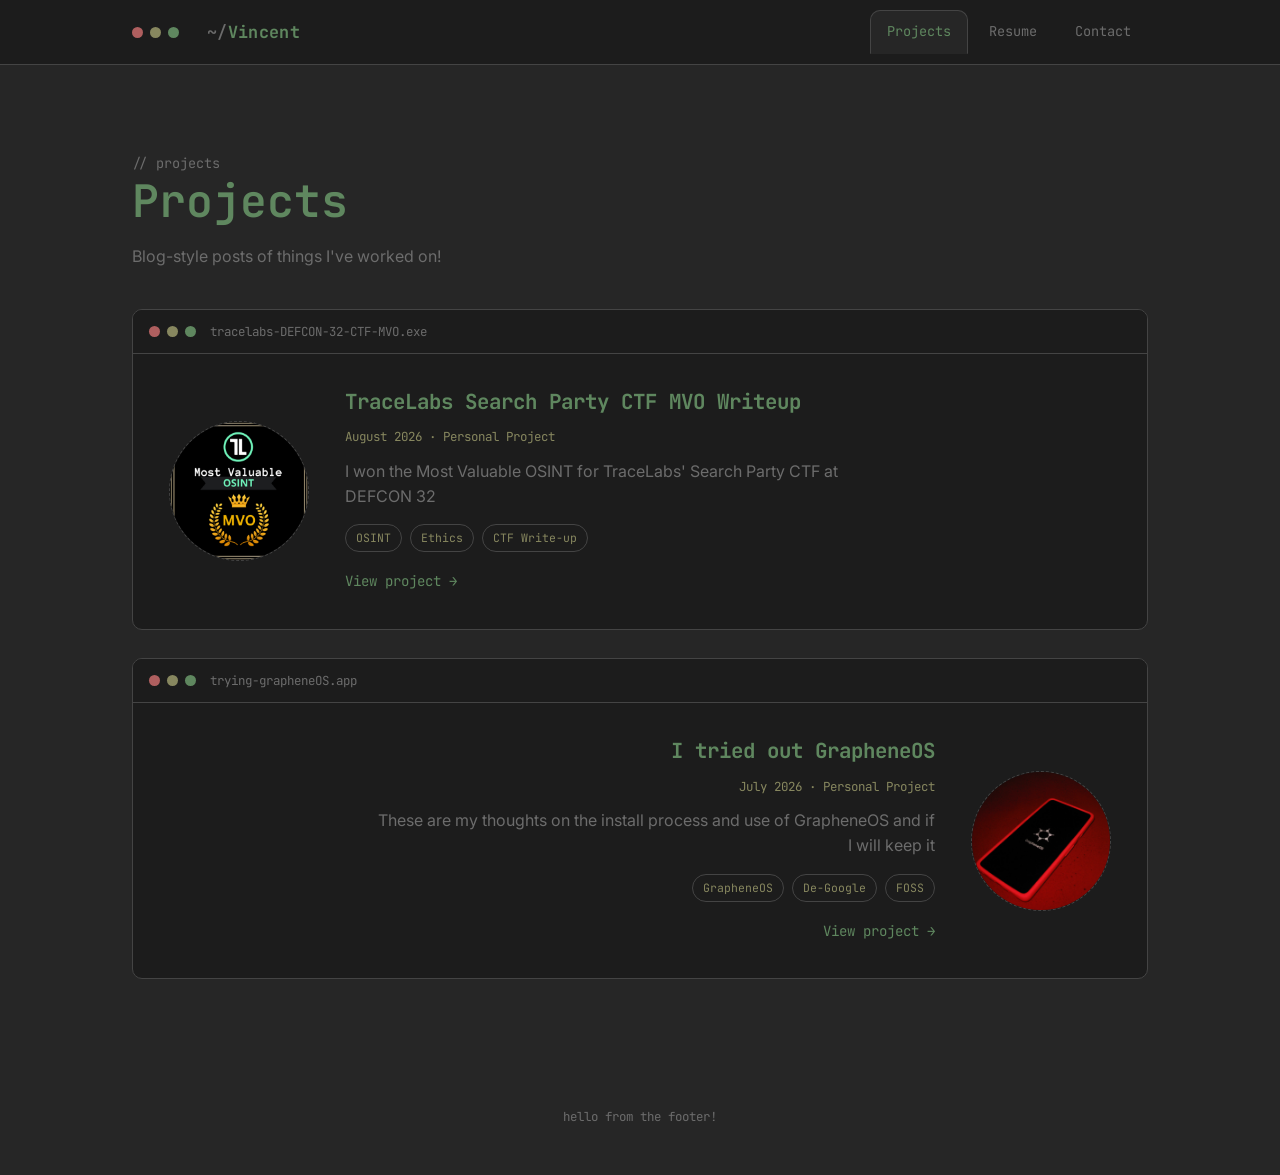
<file: projects.html>
<!DOCTYPE html>
<html lang="en">
<head>
<meta charset="UTF-8">
<meta name="viewport" content="width=device-width, initial-scale=1.0">
<title>Projects — Vincent</title>
<link rel="preconnect" href="https://fonts.googleapis.com">
<link rel="preconnect" href="https://fonts.gstatic.com" crossorigin>
<link href="https://fonts.googleapis.com/css2?family=JetBrains+Mono:wght@400;500;600;700&family=Inter:wght@400;500;600&display=swap" rel="stylesheet">
<link rel="stylesheet" href="styles.css">
<style>
  /* ---------------- page-specific: Projects ---------------- */
  .projects-hero{ padding-top: 72px; padding-bottom: 16px; }
  .projects-hero h1{ font-size: clamp(2rem, 4vw, 2.8rem); font-weight: 600; }
  .projects-hero p{ color: var(--text-dim); max-width: 56ch; margin: 16px 0 0; }

  .project-list{ padding-top: 24px; display:flex; flex-direction:column; gap: 28px; }

  .project-card .card-body{
    display:flex;
    align-items:center;
    gap: 36px;
    padding: 36px;
  }
  /* mirrored layout for the zig-zag rhythm down the list */
  .project-card .card-body.reverse{ flex-direction: row-reverse; }
  .project-card .card-body.reverse .project-content{ text-align: right; }
  .project-card .card-body.reverse .tags{ justify-content: flex-end; }
  .project-card .card-body.reverse .project-content p{ margin-left: auto; }

  .project-pic{
    flex: 0 0 auto;
    width: 140px; height: 140px;
    border-radius: 50%;
    object-fit: cover;
    background: var(--bg-tab);
    border: 1px dashed var(--border);
    display:flex; align-items:center; justify-content:center;
    font-family: var(--mono);
    font-size: 0.75rem;
    color: var(--text-dim);
  }

  .project-content h3{ font-size: 1.3rem; margin-bottom: 6px; }
  .project-content .meta{
    font-family: var(--mono);
    font-size: 0.78rem;
    color: var(--accent-amber);
    margin-bottom: 12px;
  }
  .project-content .blurb{ color: var(--text-dim); margin: 0 0 16px; max-width: 56ch; }

  .tags{ display:flex; gap:8px; flex-wrap:wrap; margin-bottom: 16px; }
  .tags span{
    font-family: var(--mono);
    font-size: 0.72rem;
    padding: 4px 10px;
    border-radius: 999px;
    border: 1px solid var(--border);
    color: var(--accent-amber);
  }
  .project-link{ font-family: var(--mono); font-size: 0.88rem; text-decoration:none; color: var(--accent-teal); }
  .project-link:hover{ text-decoration: underline; }

  @media (max-width: 640px){
    .project-card .card-body,
    .project-card .card-body.reverse{
      flex-direction: column;
      text-align:center;
      padding: 28px;
    }
    .project-pic{ margin: 0 auto; }
    .tags,
    .project-card .card-body.reverse .tags{ justify-content:center; }
    .project-content p,
    .project-card .card-body.reverse .project-content p{ margin-left:auto; margin-right:auto; }
  }
</style>
</head>
<body>

  <!-- ===== Top bar ===== -->
  <header class="topbar">
    <div class="wrap topbar-inner">
      <div class="dots" aria-hidden="true"><span></span><span></span><span></span></div>
      <a class="logo" href="index.html">Vincent</a>

      <button class="menu-toggle" id="menuToggle" aria-label="Toggle navigation" aria-expanded="false">[ ]</button>

      <nav class="tabs" id="navTabs">
        <a href="projects.html" class="nav-link active">Projects</a>
        <a href="resume.html" class="nav-link">Resume</a>
        <a href="contact.html" class="nav-link">Contact</a>
      </nav>
    </div>
  </header>

  <main>
    <!-- ===== Heading ===== -->
    <section class="projects-hero wrap">
      <p class="eyebrow">// projects</p>
      <h1>Projects</h1>
      <p>Blog-style posts of things I've worked on!</p>
    </section>

    <!-- ===== Project list ===== -->
    <section class="project-list wrap">

    <!-- Newest project goes at the top; add future entries above this comment. -->

      <div class="terminal-card project-card" id="latest">
        <div class="card-chrome">
          <div class="dots" aria-hidden="true"><span></span><span></span><span></span></div>
          tracelabs-DEFCON-32-CTF-MVO.exe
        </div>
        <div class="card-body">
		<img class="project-pic" src="MVO-Badge.png" alt="The MVO badge">
          <div class="project-content">
            <h3>TraceLabs Search Party CTF MVO Writeup</h3>
            <p class="meta">August 2026 · Personal Project</p>
	    <p class="blurb">I won the Most Valuable OSINT for TraceLabs' Search Party CTF at DEFCON 32</p>
            <div class="tags"><span>OSINT</span><span>Ethics</span><span>CTF Write-up</span></div>
            <a class="project-link" href="MVO-Writeup.html">View project →</a>
          </div>
        </div>
      </div>

	  <div class="terminal-card project-card">
        <div class="card-chrome">
          <div class="dots" aria-hidden="true"><span></span><span></span><span></span></div>
          trying-grapheneOS.app
        </div>
        <div class="card-body reverse">
          <img class="project-pic" src="grapheneOS.JPG" alt="My phone with GrapheneOS">
          <div class="project-content">
            <h3>I tried out GrapheneOS</h3>
            <p class="meta">July 2026 · Personal Project</p>
            <p class="blurb">These are my thoughts on the install process and use of GrapheneOS and if I will keep it</p>
            <div class="tags"><span>GrapheneOS</span><span>De-Google</span><span>FOSS</span></div>
            <a class="project-link" href="grapheneOS.html">View project →</a>
          </div>
        </div>
      </div>


    </section>
  </main>

  <footer>
    hello from the footer!
  </footer>

  <script src="script.js"></script>

</body>
</html>
</file>
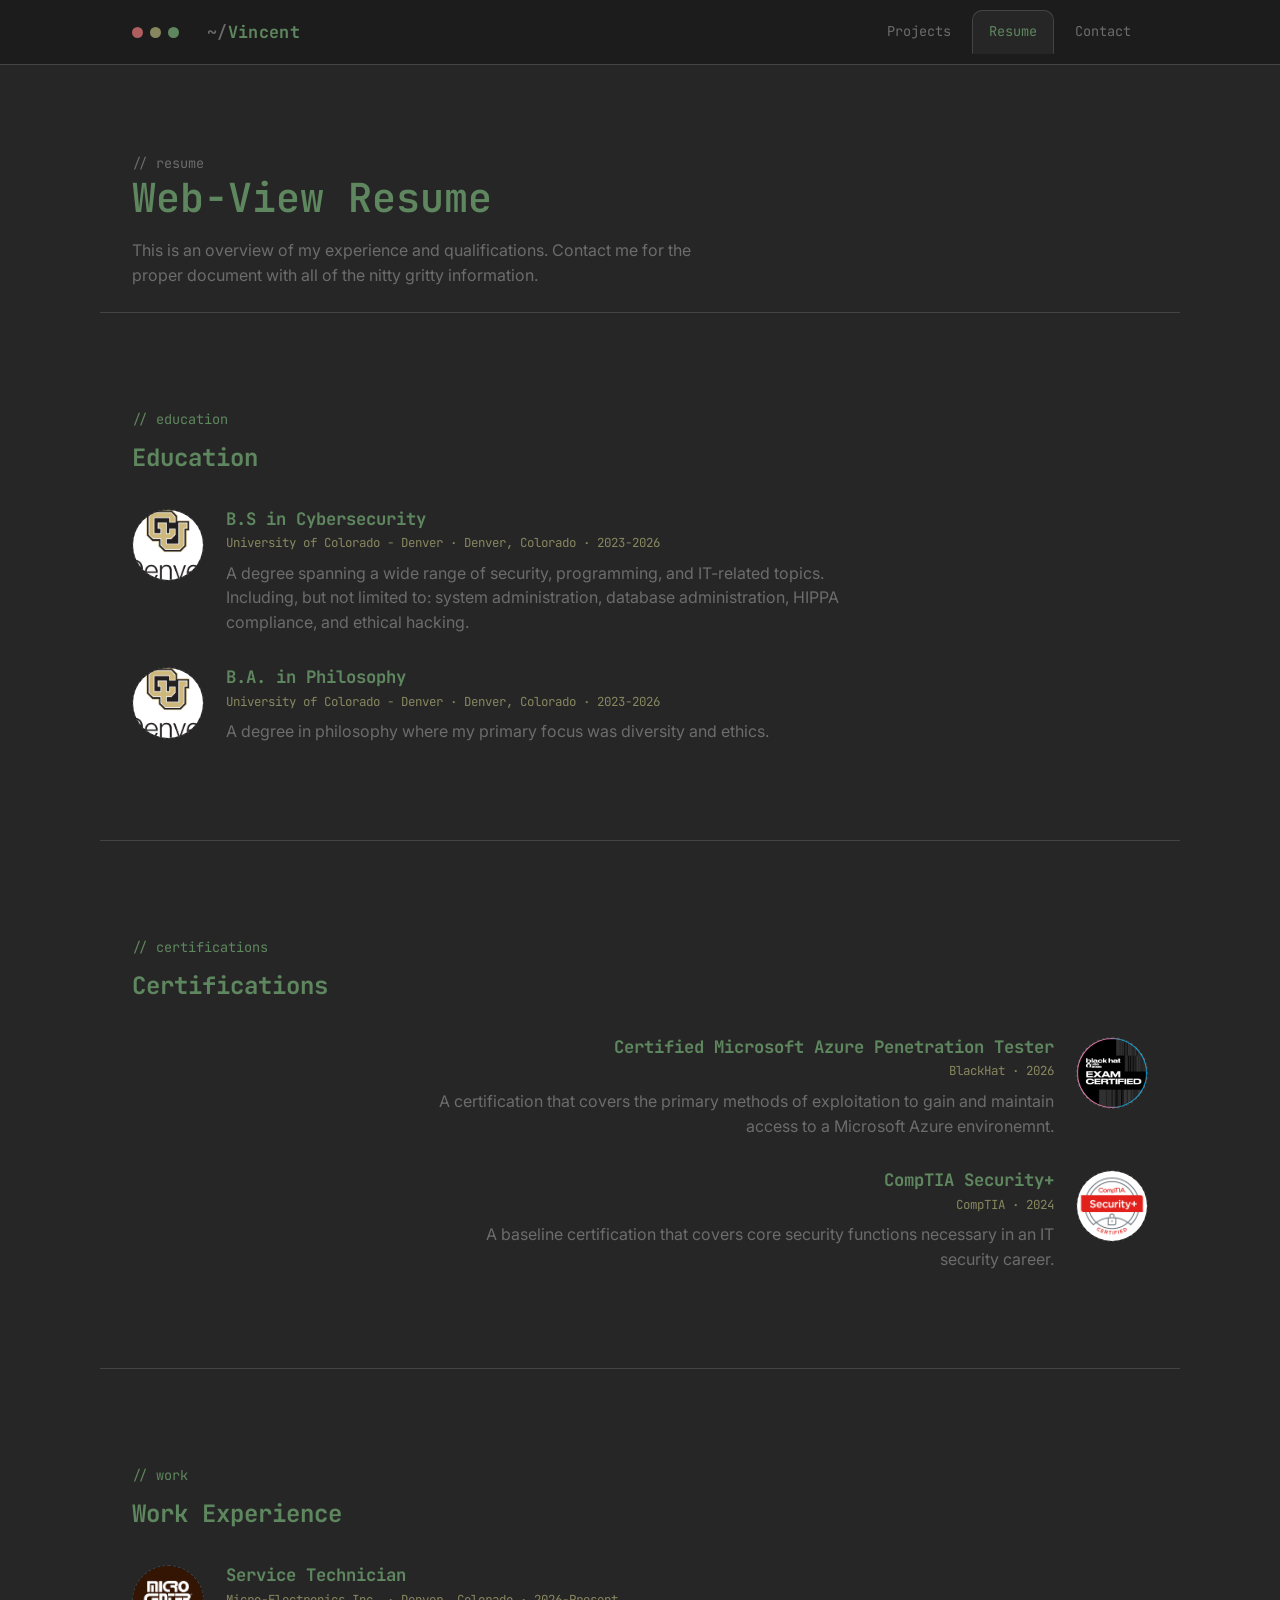
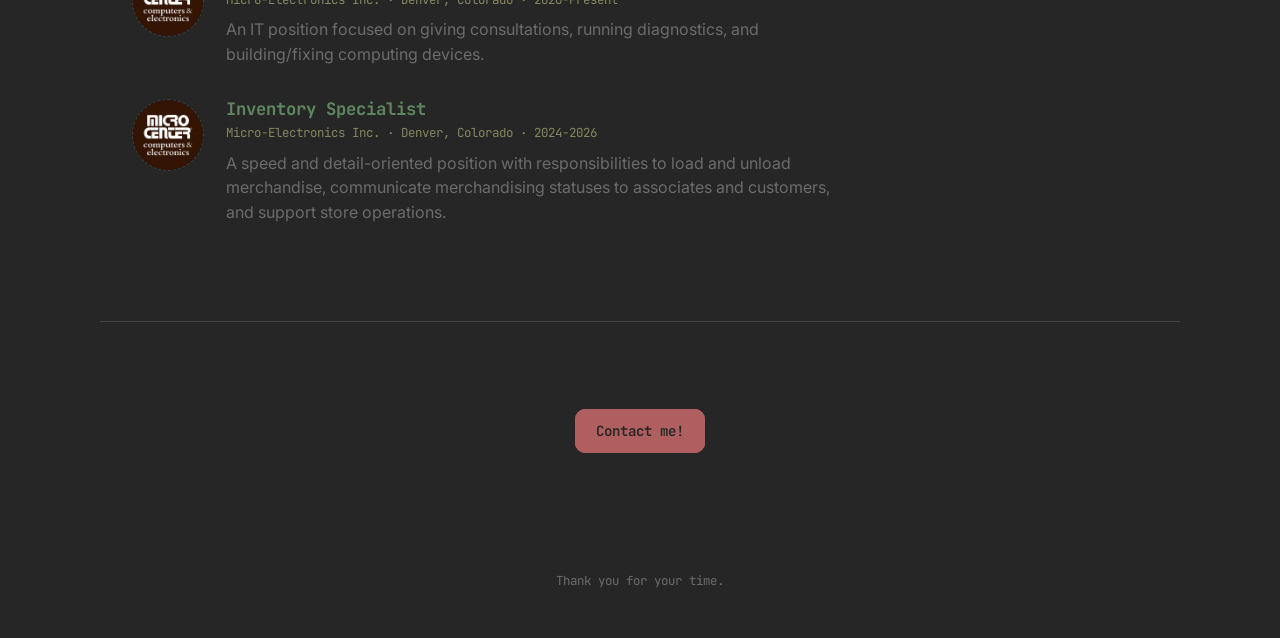
<file: resume.html>
<!DOCTYPE html>
<html lang="en">
<head>
<meta charset="UTF-8">
<meta name="viewport" content="width=device-width, initial-scale=1.0">
<title>Resume — Vincent Hollander</title>
<link rel="preconnect" href="https://fonts.googleapis.com">
<link rel="preconnect" href="https://fonts.gstatic.com" crossorigin>
<link href="https://fonts.googleapis.com/css2?family=JetBrains+Mono:wght@400;500;600;700&family=Inter:wght@400;500;600&display=swap" rel="stylesheet">
<link rel="stylesheet" href="styles.css">
<style>
  /* ---------------- page-specific: Resume ---------------- */
  .resume-hero{ padding-top: 72px; padding-bottom: 24px; }
  .resume-hero h1{ font-size: clamp(1.9rem, 3.6vw, 2.5rem); font-weight: 600; }
  .resume-hero p{ color: var(--text-dim); max-width: 56ch; margin: 16px 0 0; }

  .resume-section{ border-top: 1px solid var(--border); }
  .resume-section h2{ font-size: 1.5rem; margin-bottom: 36px; }

  /* one resume line-item: circular pic + title/meta/blurb */
  .entry{
    display:flex;
    gap: 22px;
    align-items:flex-start;
    margin-bottom: 32px;
  }
  .entry:last-child{ margin-bottom: 0; }

  .entry-pic{
    flex: 0 0 auto;
    width: 72px; height: 72px;
    border-radius: 50%;
    object-fit: cover;
    background: var(--bg-tab);
    border: 1px dashed var(--border);
    display:flex; align-items:center; justify-content:center;
    font-family: var(--mono);
    font-size: 0.65rem;
    color: var(--text-dim);
  }
  /* Replace .entry-pic with a real logo/photo: <img class="entry-pic" src="..." alt="..."> */

  .entry-content h3{ font-size: 1.08rem; margin-bottom: 4px; }
  .entry-content .meta{
    font-family: var(--mono);
    font-size: 0.78rem;
    color: var(--accent-amber);
    margin-bottom: 8px;
  }
  .entry-content p{ color: var(--text-dim); margin:0; max-width: 62ch; }

  /* certifications: mirrored layout, pic on the right */
  .entry--reverse{ flex-direction: row-reverse; text-align: right; }
  .entry--reverse .entry-content p{ margin-left: auto; }

  @media (max-width: 600px){
    .entry, .entry--reverse{
      flex-direction: column;
      align-items:center;
      text-align:center;
    }
    .entry-content p{ margin-left:auto; margin-right:auto; }
  }

  .resume-cta{ text-align:center; }
</style>
</head>
<body>

  <!-- ===== Top bar ===== -->
  <header class="topbar">
    <div class="wrap topbar-inner">
      <div class="dots" aria-hidden="true"><span></span><span></span><span></span></div>
      <a class="logo" href="index.html">Vincent</a>

      <button class="menu-toggle" id="menuToggle" aria-label="Toggle navigation" aria-expanded="false">[ ]</button>

      <nav class="tabs" id="navTabs">
        <a href="projects.html" class="nav-link">Projects</a>
        <a href="resume.html" class="nav-link active">Resume</a>
        <a href="contact.html" class="nav-link">Contact</a>
      </nav>
    </div>
  </header>

  <main>
    <!-- ===== Heading ===== -->
    <section class="resume-hero wrap">
      <p class="eyebrow">// resume</p>
      <h1>Web-View Resume</h1>
      <p>
        This is an overview of my experience and qualifications. Contact me for the proper document with all of the nitty gritty information.
      </p>
    </section>

    <!-- ===== Education ===== -->
    <section id="education" class="resume-section wrap">
      <p class="eyebrow">// education</p>
      <h2>Education</h2>

      <!-- Duplicate this .entry block for each additional degree/program -->
      <div class="entry">
	      <img class="entry-pic" src="CU-Denver.jpg" alt="CU Denver Logo">
        <div class="entry-content">
          <h3>B.S in Cybersecurity</h3>
          <p class="meta">University of Colorado - Denver · Denver, Colorado · 2023-2026</p>
          <p>A degree spanning a wide range of security, programming, and IT-related topics. Including, but not limited to: system administration, database administration, HIPPA compliance, and ethical hacking.</p>
        </div>
      </div>

      <div class="entry">
        <img class="entry-pic" src="CU-Denver.jpg" alt="CU Denver Logo">
        <div class="entry-content">
          <h3>B.A. in Philosophy</h3>
          <p class="meta">University of Colorado - Denver · Denver, Colorado · 2023-2026</p>
          <p>A degree in philosophy where my primary focus was diversity and ethics.</p>
        </div>
      </div>
    </section>

    <!-- ===== Certifications ===== -->
    <section id="certifications" class="resume-section wrap">
      <p class="eyebrow">// certifications</p>
      <h2>Certifications</h2>

      <!-- Duplicate this .entry--reverse block for each additional certification -->
      <div class="entry entry--reverse">
	      <img class="entry-pic" src="BH-Cert.png" alt="BlackHat Certification Badge">
        <div class="entry-content">
          <h3>Certified Microsoft Azure Penetration Tester</h3>
          <p class="meta">BlackHat · 2026</p>
          <p>A certification that covers the primary methods of exploitation to gain and maintain access to a Microsoft Azure environemnt.</p>
        </div>
      </div>
	  <div class="entry entry--reverse">
	      <img class="entry-pic" src="CompTIA_Security_2B.png" alt="CompTIA Security+ Seal">
        <div class="entry-content">
          <h3>CompTIA Security+</h3>
          <p class="meta">CompTIA · 2024</p>
          <p>A baseline certification that covers core security functions necessary in an IT security career.</p>
        </div>
      </div>
    </section>

    <!-- ===== Work ===== -->
    <section id="work" class="resume-section wrap">
      <p class="eyebrow">// work</p>
      <h2>Work Experience</h2>

      <!-- Duplicate this .entry block for each additional role -->
      <div class="entry">
        <img class="entry-pic" src="Micro-Center.jpg" alt="Micro Center Logo">
        <div class="entry-content">
          <h3>Service Technician</h3>
          <p class="meta">Micro-Electronics Inc. · Denver, Colorado · 2026-Present</p>
          <p>An IT position focused on giving consultations, running diagnostics, and building/fixing computing devices.</p>
        </div>
      </div>
	  <div class="entry">
        <img class="entry-pic" src="Micro-Center.jpg" alt="Micro Center Logo">
        <div class="entry-content">
          <h3>Inventory Specialist</h3>
          <p class="meta">Micro-Electronics Inc. · Denver, Colorado · 2024-2026</p>
          <p>A speed and detail-oriented position with responsibilities to load and unload merchandise, communicate merchandising statuses to associates and customers, and support store operations.</p>
        </div>
      </div>
    </section>

    <!-- ===== CTA ===== -->
    <section class="resume-section resume-cta wrap">
      <a class="btn primary" href="contact.html">Contact me!</a>
    </section>
  </main>

  <footer>
    Thank you for your time.
  </footer>

  <script src="script.js"></script>

</body>
</html>
</file>
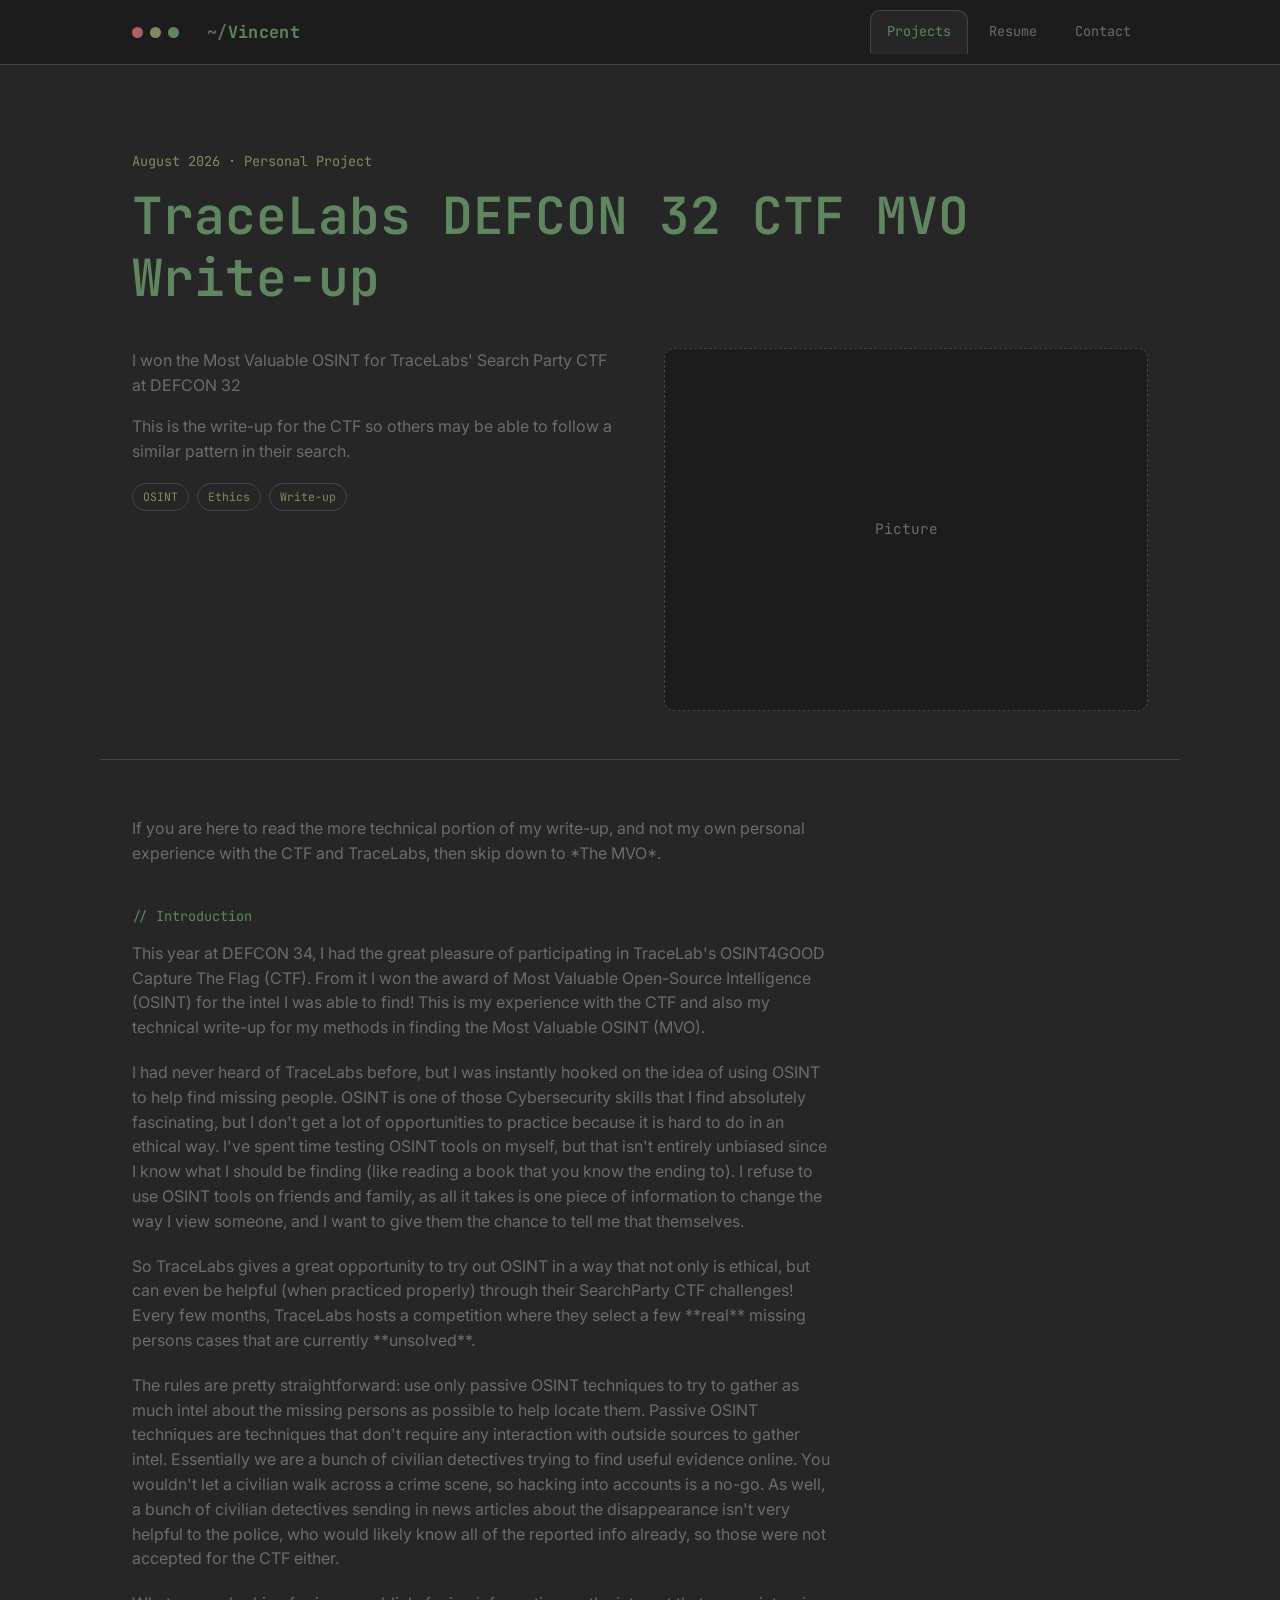
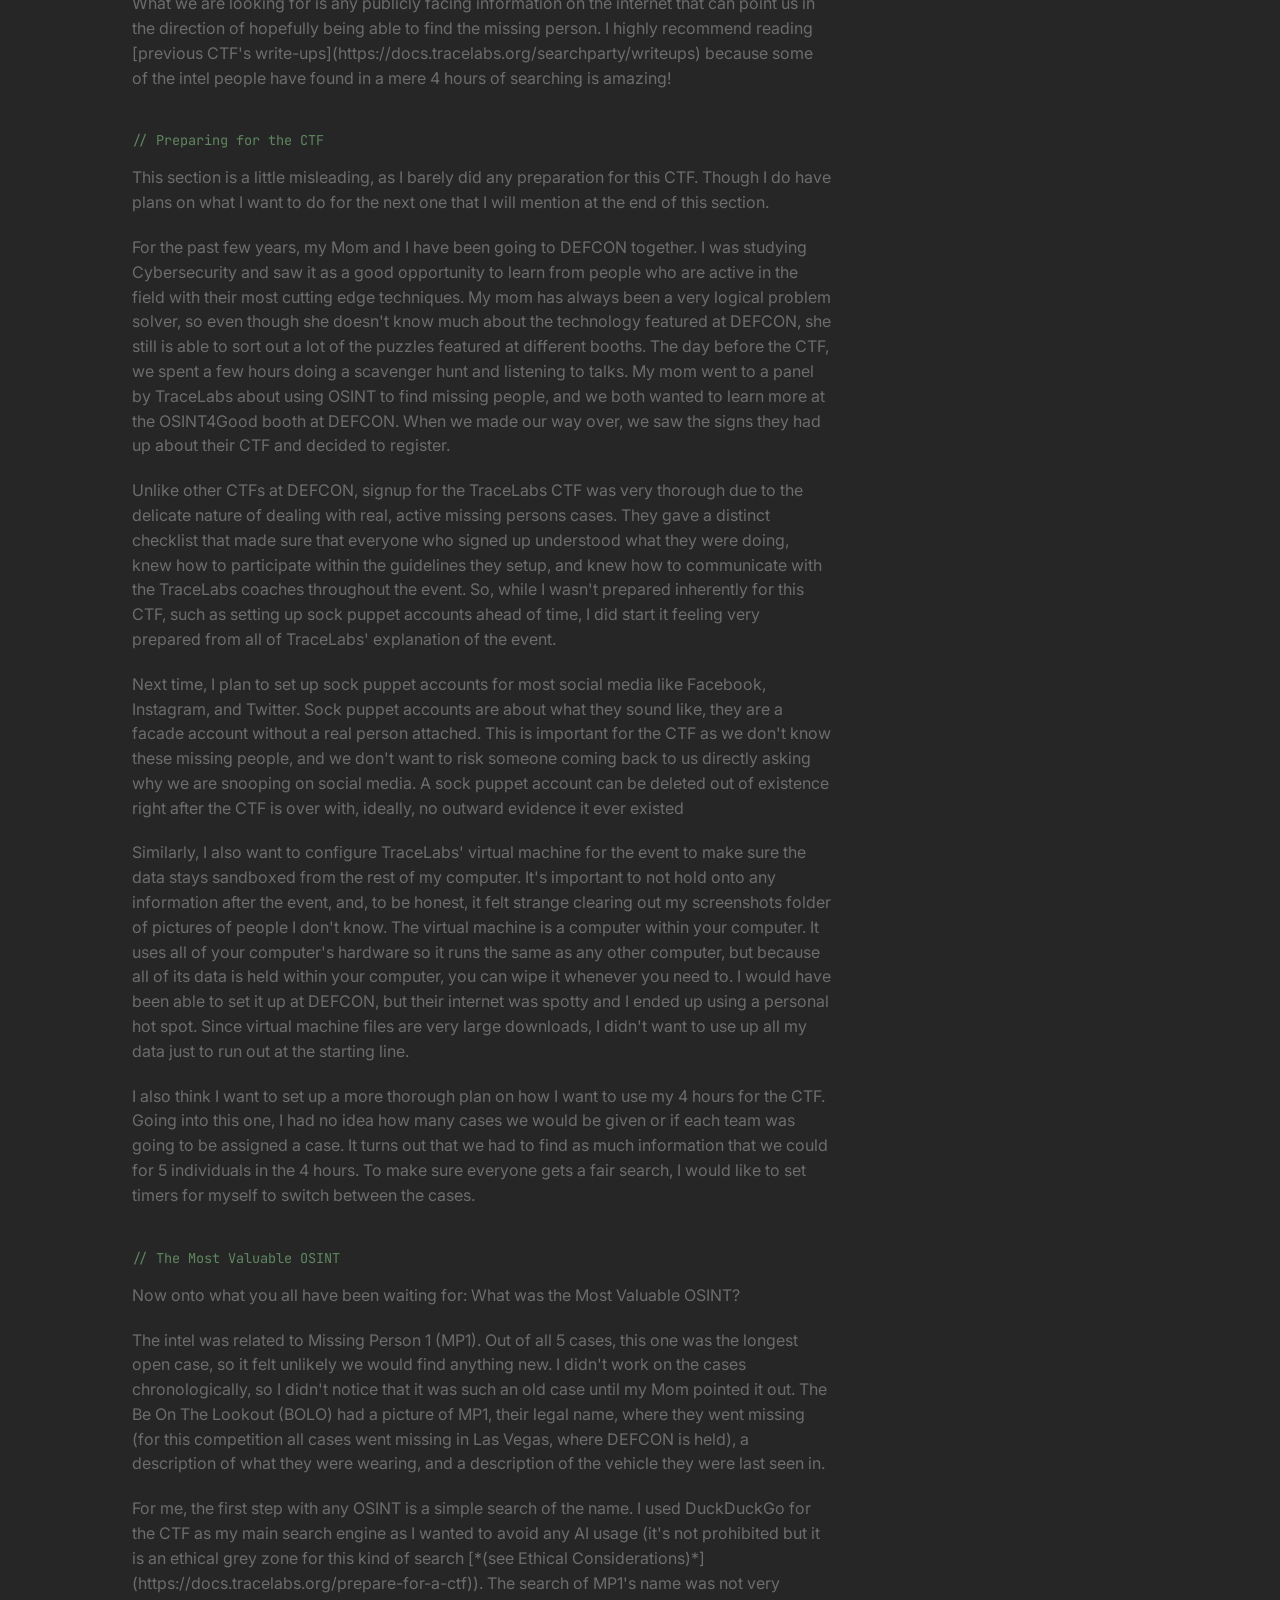
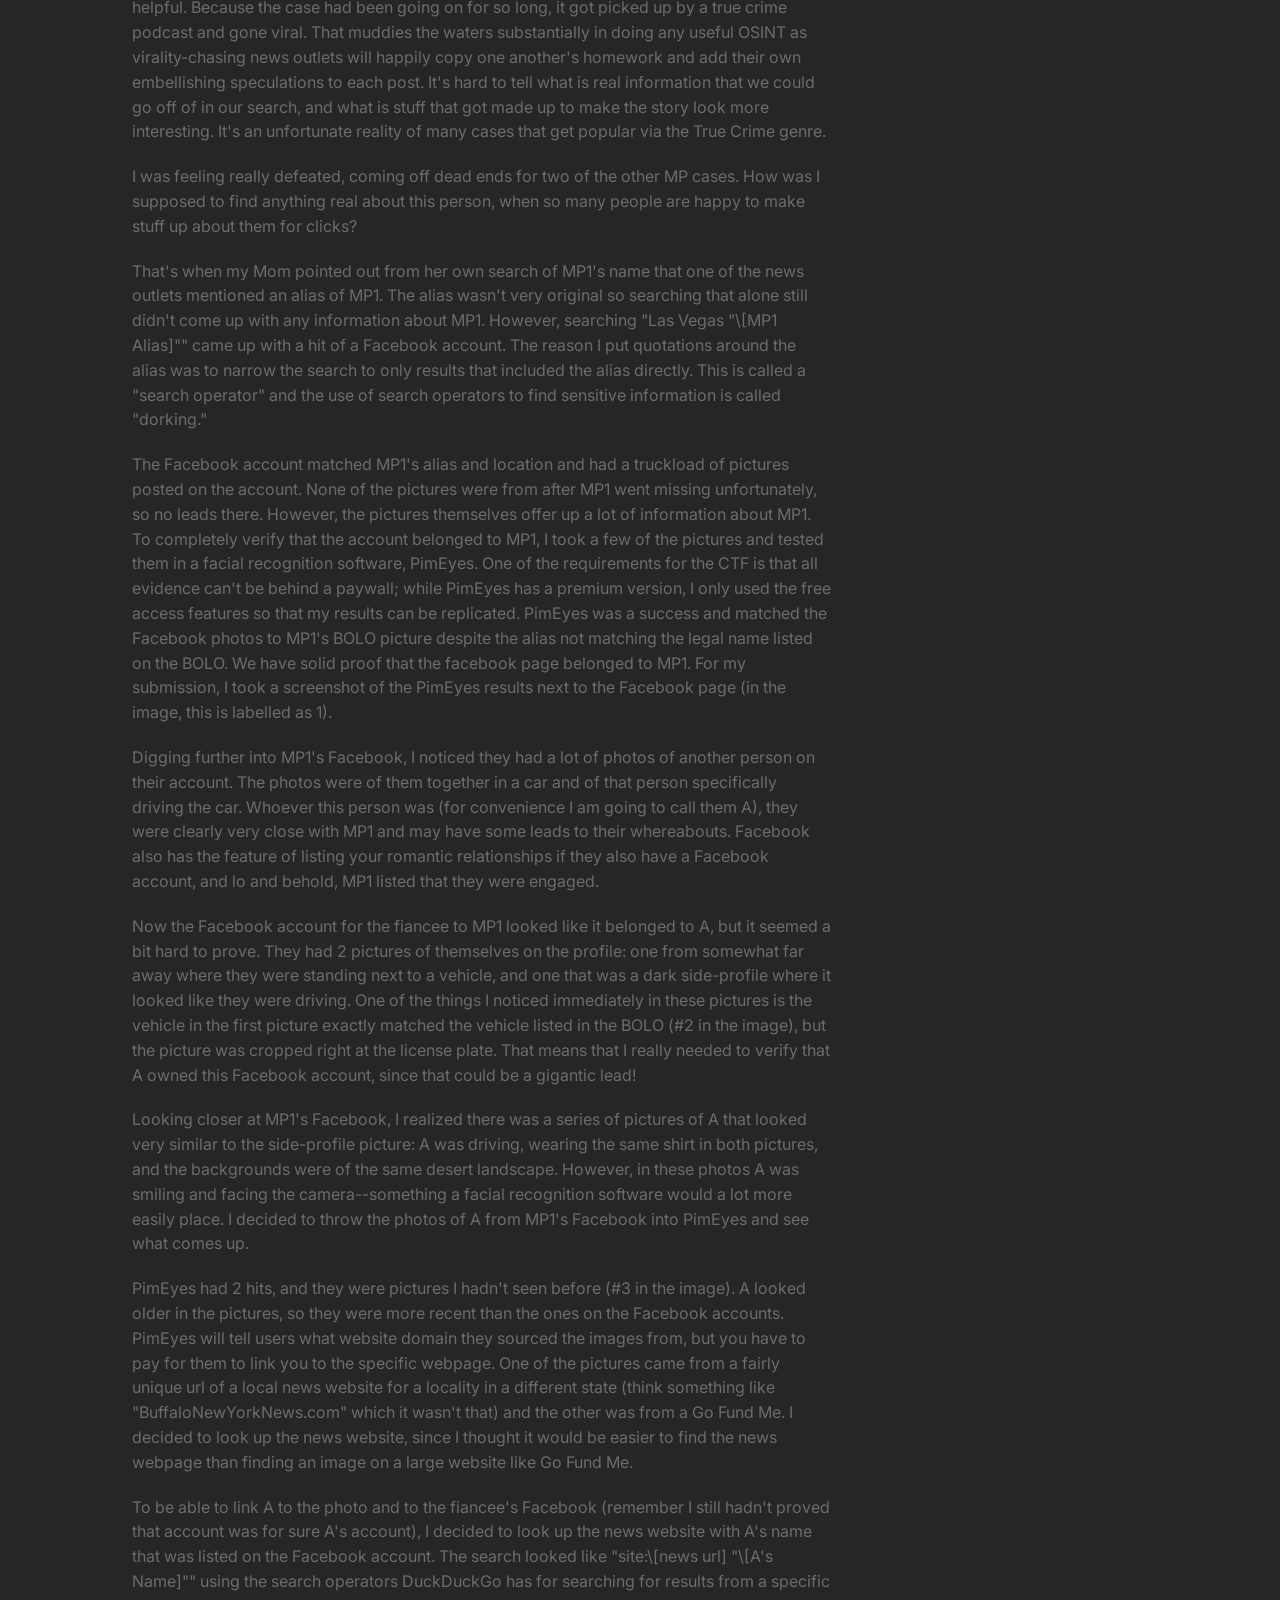
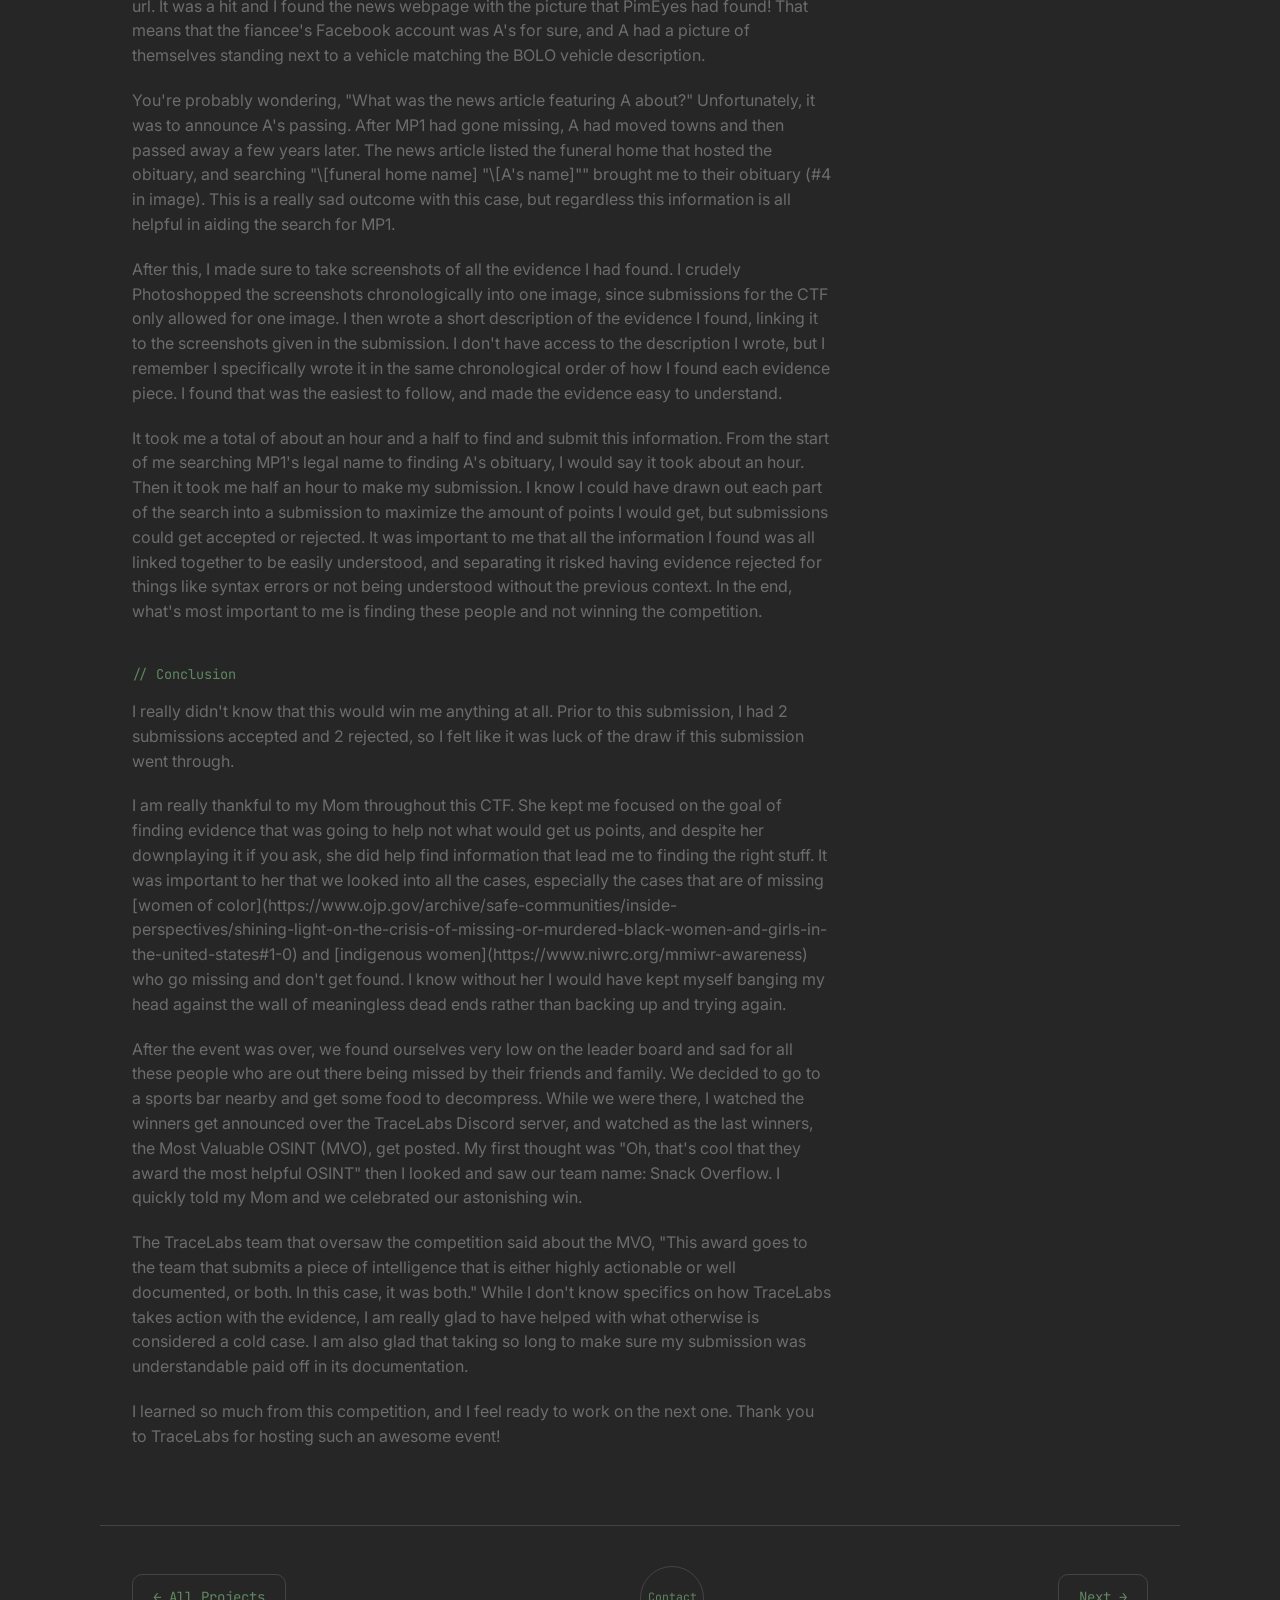
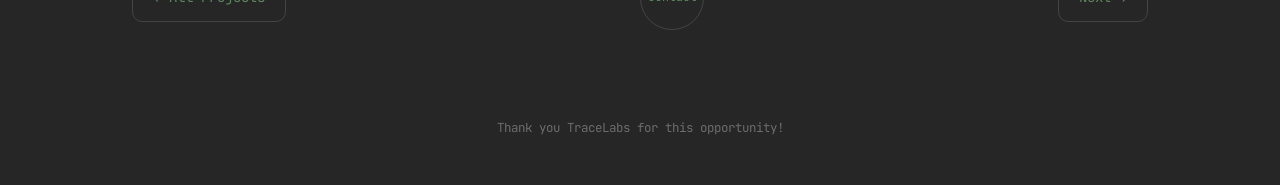
<file: TraceLabs-CTF.html>
<!DOCTYPE html>
<html lang="en">
<head>
<meta charset="UTF-8">
<meta name="viewport" content="width=device-width, initial-scale=1.0">
<title>TraceLabs CTF MVO - Vincent</title>
<link rel="preconnect" href="https://fonts.googleapis.com">
<link rel="preconnect" href="https://fonts.gstatic.com" crossorigin>
<link href="https://fonts.googleapis.com/css2?family=JetBrains+Mono:wght@400;500;600;700&family=Inter:wght@400;500;600&display=swap" rel="stylesheet">
<link rel="stylesheet" href="styles.css">
<style>
  /* ---------------- page-specific: Project article ---------------- */
  .project-hero{ padding-top: 72px; padding-bottom: 8px; }
  .project-hero h1{ font-size: clamp(2.2rem, 4.5vw, 3.2rem); font-weight: 600; margin-top: 8px; }
  .project-hero .meta{ font-family: var(--mono); font-size: 0.85rem; color: var(--accent-amber); }

  .project-intro{ padding-top: 32px; padding-bottom: 48px; }
  .intro-grid{ display:grid; grid-template-columns: 1fr 1fr; gap: 48px; align-items:start; }
  .intro-text p{ color: var(--text-dim); margin: 0 0 16px; max-width: 52ch; }
  .tags{ display:flex; gap:8px; flex-wrap:wrap; margin-top: 20px; }
  .tags span{
    font-family: var(--mono);
    font-size: 0.72rem;
    padding: 4px 10px;
    border-radius: 999px;
    border: 1px solid var(--border);
    color: var(--accent-amber);
  }
  .intro-picture{
    aspect-ratio: 4 / 3;
    border: 1px dashed var(--border);
    border-radius: var(--radius);
    background: var(--bg-alt);
    display:flex; align-items:center; justify-content:center;
    font-family: var(--mono);
    color: var(--text-dim);
    font-size: 0.9rem;
  }
  /* Replace .intro-picture with: <img src="screenshot.png" alt="Screenshot of [Project Title]"> */

  @media (max-width: 760px){
    .intro-grid{ grid-template-columns: 1fr; }
  }

  .project-body{ border-top: 1px solid var(--border); padding-top: 56px; padding-bottom: 56px; }
  .project-body .eyebrow{ margin-top: 40px; }
  .project-body .eyebrow:first-child{ margin-top: 0; }
  .project-body p:not(.eyebrow){ color: var(--text-dim); max-width: 70ch; margin: 0 0 20px; }

  /* Prev / Contact / Next pager */
  .project-pager{
    border-top: 1px solid var(--border);
    display:flex;
    align-items:center;
    justify-content:space-between;
    gap: 16px;
    padding-top: 40px;
    padding-bottom: 56px;
  }
  .pager-contact{
    border-radius: 50%;
    width: 64px; height: 64px;
    padding: 0;
    display:flex; align-items:center; justify-content:center;
    text-align:center;
    font-size: 0.72rem;
    line-height:1.1;
    flex: 0 0 auto;
  }

  @media (max-width: 560px){
    .project-pager{ padding-top:32px; padding-bottom:40px; }
    .project-pager .btn{ padding: 12px 14px; font-size: 0.8rem; }
  }
</style>
</head>
<body>

  <!-- ===== Top bar ===== -->
  <header class="topbar">
    <div class="wrap topbar-inner">
      <div class="dots" aria-hidden="true"><span></span><span></span><span></span></div>
      <a class="logo" href="index.html">Vincent</a>

      <button class="menu-toggle" id="menuToggle" aria-label="Toggle navigation" aria-expanded="false">[ ]</button>

      <nav class="tabs" id="navTabs">
        <a href="projects.html" class="nav-link active">Projects</a>
        <a href="resume.html" class="nav-link">Resume</a>
        <a href="contact.html" class="nav-link">Contact</a>
      </nav>
    </div>
  </header>

  <main>
    <!-- ===== Title ===== -->
    <section class="project-hero wrap">
      <p class="meta">August 2026 · Personal Project</p>
      <h1>TraceLabs DEFCON 32 CTF MVO Write-up</h1>
    </section>

    <!-- ===== Intro: summary + picture ===== -->
    <section class="project-intro wrap">
      <div class="intro-grid">
        <div class="intro-text">
          <p>I won the Most Valuable OSINT for TraceLabs' Search Party CTF at DEFCON 32</p>
          <p>This is the write-up for the CTF so others may be able to follow a similar pattern in their search.</p>
          <div class="tags"><span>OSINT</span><span>Ethics</span><span>Write-up</span></div>
        </div>
        <div class="intro-picture" aria-hidden="true">Picture</div>
      </div>
    </section>

    <!-- ===== Full write-up ===== -->
    <section class="project-body wrap">
	    <p>If you are here to read the more technical portion of my write-up, and not my own personal experience with the CTF and TraceLabs, then skip down to *The MVO*.</p>
	    <p class="eyebrow">// Introduction</p>
	    <p> This year at DEFCON 34, I had the great pleasure of participating in TraceLab's OSINT4GOOD Capture The Flag (CTF). From it I won the award of Most Valuable Open-Source Intelligence (OSINT) for the intel I was able to find! This is my experience with the CTF and also my technical write-up for my methods in finding the Most Valuable OSINT (MVO). </p>
	    <p> I had never heard of TraceLabs before, but I was instantly hooked on the idea of using OSINT to help find missing people. OSINT is one of those Cybersecurity skills that I find absolutely fascinating, but I don't get a lot of opportunities to practice because it is hard to do in an ethical way. I've spent time testing OSINT tools on myself, but that isn't entirely unbiased since I know what I should be finding (like reading a book that you know the ending to). I refuse to use OSINT tools on friends and family, as all it takes is one piece of information to change the way I view someone, and I want to give them the chance to tell me that themselves.</p>
	    <p> So TraceLabs gives a great opportunity to try out OSINT in a way that not only is ethical, but can even be helpful (when practiced properly) through their SearchParty CTF challenges! Every few months, TraceLabs hosts a competition where they select a few **real** missing persons cases that are currently **unsolved**.  </p>
	    <p>   The rules are pretty straightforward: use only passive OSINT techniques to try to gather as much intel about the missing persons as possible to help locate them. Passive OSINT techniques are techniques that don't require any interaction with outside sources to gather intel. Essentially we are a bunch of civilian detectives trying to find useful evidence online. You wouldn't let a civilian walk across a crime scene, so hacking into accounts is a no-go. As well, a bunch of civilian detectives sending in news articles about the disappearance isn't very helpful to the police, who would likely know all of the reported info already, so those were not accepted for the CTF either. </p>
	    <p> What we are looking for is any publicly facing information on the internet that can point us in the direction of hopefully being able to find the missing person. I highly recommend reading [previous CTF's write-ups](https://docs.tracelabs.org/searchparty/writeups) because some of the intel people have found in a mere 4 hours of searching is amazing! </p>
	    <p class="eyebrow">// Preparing for the CTF</p>
	    <p> This section is a little misleading, as I barely did any preparation for this CTF. Though I do have plans on what I want to do for the next one that I will mention at the end of this section. </p>
	    <p>   For the past few years, my Mom and I have been going to DEFCON together. I was studying Cybersecurity and saw it as a good opportunity to learn from people who are active in the field with their most cutting edge techniques. My mom has always been a very logical problem solver, so even though she doesn't know much about the technology featured at DEFCON, she still is able to sort out a lot of the puzzles featured at different booths. The day before the CTF, we spent a few hours doing a scavenger hunt and listening to talks. My mom went to a panel by TraceLabs about using OSINT to find missing people, and we both wanted to learn more at the OSINT4Good booth at DEFCON. When we made our way over, we saw the signs they had up about their CTF and decided to register. </p>
	    <p>  Unlike other CTFs at DEFCON, signup for the TraceLabs CTF was very thorough due to the delicate nature of dealing with real, active missing persons cases. They gave a distinct checklist that made sure that everyone who signed up understood what they were doing, knew how to participate within the guidelines they setup, and knew how to communicate with the TraceLabs coaches throughout the event. So, while I wasn't prepared inherently for this CTF, such as setting up sock puppet accounts ahead of time, I did start it feeling very prepared from all of TraceLabs' explanation of the event. </p>
	    <p>  Next time, I plan to set up sock puppet accounts for most social media like Facebook, Instagram, and Twitter. Sock puppet accounts are about what they sound like, they are a facade account without a real person attached. This is important for the CTF as we don't know these missing people, and we don't want to risk someone coming back to us directly asking why we are snooping on social media. A sock puppet account can be deleted out of existence right after the CTF is over with, ideally, no outward evidence it ever existed </p>
	    <p> Similarly, I also want to configure TraceLabs' virtual machine for the event to make sure the data stays sandboxed from the rest of my computer. It's important to not hold onto any information after the event, and, to be honest, it felt strange clearing out my screenshots folder of pictures of people I don't know. The virtual machine is a computer within your computer. It uses all of your computer's hardware so it runs the same as any other computer, but because all of its data is held within your computer, you can wipe it whenever you need to. I would have been able to set it up at DEFCON, but their internet was spotty and I ended up using a personal hot spot. Since virtual machine files are very large downloads, I didn't want to use up all my data just to run out at the starting line.  </p>
	    <p>  I also think I want to set up a more thorough plan on how I want to use my 4 hours for the CTF. Going into this one, I had no idea how many cases we would be given or if each team was going to be assigned a case. It turns out that we had to find as much information that we could for 5 individuals in the 4 hours. To make sure everyone gets a fair search, I would like to set timers for myself to switch between the cases. </p>
	    <p class="eyebrow">// The Most Valuable OSINT</p>
	    <p>  Now onto what you all have been waiting for: What was the Most Valuable OSINT? </p>
	    <p>  The intel was related to Missing Person 1 (MP1). Out of all 5 cases, this one was the longest open case, so it felt unlikely we would find anything new. I didn't work on the cases chronologically, so I didn't notice that it was such an old case until my Mom pointed it out. The Be On The Lookout (BOLO) had a picture of MP1, their legal name, where they went missing (for this competition all cases went missing in Las Vegas, where DEFCON is held), a description of what they were wearing, and a description of the vehicle they were last seen in.  </p>
	    <p>  For me, the first step with any OSINT is a simple search of the name. I used DuckDuckGo for the CTF as my main search engine as I wanted to avoid any AI usage (it's not prohibited but it is an ethical grey zone for this kind of search [*(see Ethical Considerations)*](https://docs.tracelabs.org/prepare-for-a-ctf)). The search of MP1's name was not very helpful. Because the case had been going on for so long, it got picked up by a true crime podcast and gone viral. That muddies the waters substantially in doing any useful OSINT as virality-chasing news outlets will happily copy one another's homework and add their own embellishing speculations to each post. It's hard to tell what is real information that we could go off of in our search, and what is stuff that got made up to make the story look more interesting. It's an unfortunate reality of many cases that get popular via the True Crime genre. </p>
	    <p>   I was feeling really defeated, coming off dead ends for two of the other MP cases. How was I supposed to find anything real about this person, when so many people are happy to make stuff up about them for clicks? </p>
	    <p>  That's when my Mom pointed out from her own search of MP1's name that one of the news outlets mentioned an alias of MP1. The alias wasn't very original so searching that alone still didn't come up with any information about MP1. However, searching "Las Vegas "\[MP1 Alias]"" came up with a hit of a Facebook account. The reason I put quotations around the alias was to narrow the search to only results that included the alias directly. This is called a "search operator" and the use of search operators to find sensitive information is called "dorking."  </p>
	    <p>  The Facebook account matched MP1's alias and location and had a truckload of pictures posted on the account. None of the pictures were from after MP1 went missing unfortunately, so no leads there. However, the pictures themselves offer up a lot of information about MP1. To completely verify that the account belonged to MP1, I took a few of the pictures and tested them in a facial recognition software, PimEyes. One of the requirements for the CTF is that all evidence can't be behind a paywall; while PimEyes has a premium version, I only used the free access features so that my results can be replicated. PimEyes was a success and matched the Facebook photos to MP1's BOLO picture despite the alias not matching the legal name listed on the BOLO. We have solid proof that the facebook page belonged to MP1. For my submission, I took a screenshot of the PimEyes results next to the Facebook page (in the image, this is labelled as 1). </p>
	    <p>  Digging further into MP1's Facebook, I noticed they had a lot of photos of another person on their account. The photos were of them together in a car and of that person specifically driving the car. Whoever this person was (for convenience I am going to call them A), they were clearly very close with MP1 and may have some leads to their whereabouts. Facebook also has the feature of listing your romantic relationships if they also have a Facebook account, and lo and behold, MP1 listed that they were engaged. </p>
	    <p>  Now the Facebook account for the fiancee to MP1 looked like it belonged to A, but it seemed a bit hard to prove. They had 2 pictures of themselves on the profile: one from somewhat far away where they were standing next to a vehicle, and one that was a dark side-profile where it looked like they were driving. One of the things I noticed immediately in these pictures is the vehicle in the first picture exactly matched the vehicle listed in the BOLO (#2 in the image), but the picture was cropped right at the license plate. That means that I really needed to verify that A owned this Facebook account, since that could be a gigantic lead! </p>
	    <p> Looking closer at MP1's Facebook, I realized there was a series of pictures of A that looked very similar to the side-profile picture: A was driving, wearing the same shirt in both pictures, and the backgrounds were of the same desert landscape. However, in these photos A was smiling and facing the camera--something a facial recognition software would a lot more easily place. I decided to throw the photos of A from MP1's Facebook into PimEyes and see what comes up. </p>
	    <p>   PimEyes had 2 hits, and they were pictures I hadn't seen before (#3 in the image). A looked older in the pictures, so they were more recent than the ones on the Facebook accounts. PimEyes will tell users what website domain they sourced the images from, but you have to pay for them to link you to the specific webpage. One of the pictures came from a fairly unique url of a local news website for a locality in a different state (think something like "BuffaloNewYorkNews.com" which it wasn't that) and the other was from a Go Fund Me. I decided to look up the news website, since I thought it would be easier to find the news webpage than finding an image on a large website like Go Fund Me.  </p>
	    <p> To be able to link A to the photo and to the fiancee's Facebook (remember I still hadn't proved that account was for sure A's account), I decided to look up the news website with A's name that was listed on the Facebook account. The search looked like "site:\[news url] "\[A's Name]"" using the search operators DuckDuckGo has for searching for results from a specific url. It was a hit and I found the news webpage with the picture that PimEyes had found! That means that the fiancee's Facebook account was A's for sure, and A had a picture of themselves standing next to a vehicle matching the BOLO vehicle description.  </p>
	    <p>  You're probably wondering, "What was the news article featuring A about?" Unfortunately, it was to announce A's passing. After MP1 had gone missing, A had moved towns and then passed away a few years later. The news article listed the funeral home that hosted the obituary, and searching "\[funeral home name] "\[A's name]"" brought me to their obituary (#4 in image). This is a really sad outcome with this case, but regardless this information is all helpful in aiding the search for MP1.  </p>
	    <p>  After this, I made sure to take screenshots of all the evidence I had found. I crudely Photoshopped the screenshots chronologically into one image, since submissions for the CTF only allowed for one image. I then wrote a short description of the evidence I found, linking it to the screenshots given in the submission. I don't have access to the description I wrote, but I remember I specifically wrote it in the same chronological order of how I found each evidence piece. I found that was the easiest to follow, and made the evidence easy to understand.  </p>
	    <p>  It took me a total of about an hour and a half to find and submit this information. From the start of me searching MP1's legal name to finding A's obituary, I would say it took about an hour. Then it took me half an hour to make my submission. I know I could have drawn out each part of the search into a submission to maximize the amount of points I would get, but submissions could get accepted or rejected. It was important to me that all the information I found was all linked together to be easily understood, and separating it risked having evidence rejected for things like syntax errors or not being understood without the previous context. In the end, what's most important to me is finding these people and not winning the competition. </p>
	    <p class="eyebrow">// Conclusion   </p>
	    <p>   I really didn't know that this would win me anything at all. Prior to this submission, I had 2 submissions accepted and 2 rejected, so I felt like it was luck of the draw if this submission went through. </p>
	    <p>  I am really thankful to my Mom throughout this CTF. She kept me focused on the goal of finding evidence that was going to help not what would get us points, and despite her downplaying it if you ask, she did help find information that lead me to finding the right stuff. It was important to her that we looked into all the cases, especially the cases that are of missing [women of color](https://www.ojp.gov/archive/safe-communities/inside-perspectives/shining-light-on-the-crisis-of-missing-or-murdered-black-women-and-girls-in-the-united-states#1-0) and [indigenous women](https://www.niwrc.org/mmiwr-awareness) who go missing and don't get found. I know without her I would have kept myself banging my head against the wall of meaningless dead ends rather than backing up and trying again. </p>
	    <p>  After the event was over, we found ourselves very low on the leader board and sad for all these people who are out there being missed by their friends and family. We decided to go to a sports bar nearby and get some food to decompress. While we were there, I watched the winners get announced over the TraceLabs Discord server, and watched as the last winners, the Most Valuable OSINT (MVO), get posted. My first thought was "Oh, that's cool that they award the most helpful OSINT" then I looked and saw our team name: Snack Overflow. I quickly told my Mom and we celebrated our astonishing win.  </p>
	    <p>  The TraceLabs team that oversaw the competition said about the MVO, "This award goes to the team that submits a piece of intelligence that is either highly actionable or well documented, or both. In this case, it was both." While I don't know specifics on how TraceLabs takes action with the evidence, I am really glad to have helped with what otherwise is considered a cold case. I am also glad that taking so long to make sure my submission was understandable paid off in its documentation. </p>
	    <p>   I learned so much from this competition, and I feel ready to work on the next one. Thank you to TraceLabs for hosting such an awesome event! </p>

    </section>
    <!-- ===== Prev / Contact / Next ===== -->
    <nav class="project-pager wrap" aria-label="Project navigation">
      <a class="btn ghost" href="projects.html">← All Projects</a>
      <a class="btn ghost pager-contact" href="contact.html">Contact</a>
      <a class="btn ghost" href="project-02.html">Next →</a>
    </nav>
  </main>

  <footer>
    Thank you TraceLabs for this opportunity!
  </footer>

  <script src="script.js"></script>

</body>
</html>
</file>
<file: styles.css>
/* ============================================================
   Shared design system — code editor / terminal aesthetic
   Used by: index.html, contact.html (and any future page)
   ============================================================ */

:root{
  /* ---- color tokens (syntax-highlight inspired) ---- */
  --bg:            #262626;
  --bg-alt:        #1c1c1c;
  --bg-tab:        #1c1c1c;
  --border:        #444444;
  --text:          #5f875f;
  --text-dim:      #6c6c6c;
  --accent-violet: #af5f5f; /* keyword */
  --accent-amber:  #87875f; /* string */
  --accent-teal:   #5f875f; /* function */

  --mono: 'JetBrains Mono', ui-monospace, SFMono-Regular, Menlo, monospace;
  --sans: 'Inter', system-ui, -apple-system, sans-serif;

  --radius: 10px;
  --content-w: 1080px;
}

*{ box-sizing: border-box; }
html{ scroll-behavior: smooth; }
@media (prefers-reduced-motion: reduce){
  html{ scroll-behavior: auto; }
  *{ animation-duration: 0.001ms !important; animation-iteration-count: 1 !important; transition-duration: 0.001ms !important; }
}

body{
  margin:0;
  background: var(--bg);
  color: var(--text);
  font-family: var(--sans);
  line-height: 1.55;
  -webkit-font-smoothing: antialiased;
}

a{ color: inherit; }

.wrap{
  max-width: var(--content-w);
  margin: 0 auto;
  padding-left: 32px;
  padding-right: 32px;
}

/* ---------------- Top bar : editor tab strip ---------------- */
.topbar{
  position: sticky;
  top: 0;
  z-index: 50;
  background: var(--bg-tab);
  border-bottom: 1px solid var(--border);
}
.topbar-inner{
  display:flex;
  align-items:center;
  justify-content: space-between;
  height: 64px;
  gap: 24px;
}
.dots{
  display:flex;
  gap:7px;
  flex: 0 0 auto;
}
.dots span{
  width:11px; height:11px; border-radius:50%;
  display:inline-block;
}
.dots span:nth-child(1){ background: var(--accent-violet); }
.dots span:nth-child(2){ background: var(--accent-amber); }
.dots span:nth-child(3){ background: var(--accent-teal); }

.logo{
  font-family: var(--mono);
  font-weight: 700;
  font-size: 1.05rem;
  letter-spacing: 0.02em;
  white-space: nowrap;
  margin-right: auto;
  padding-left: 4px;
  text-decoration:none;
  color: inherit;
}
.logo::before{ content: "~/"; color: var(--text-dim); font-weight: 500; }

nav.tabs{
  display:flex;
  gap: 4px;
}
nav.tabs a{
  font-family: var(--mono);
  font-size: 0.85rem;
  text-decoration:none;
  color: var(--text-dim);
  padding: 10px 16px;
  border-radius: var(--radius) var(--radius) 0 0;
  border: 1px solid transparent;
  transition: color .15s ease, background .15s ease, border-color .15s ease;
}
nav.tabs a:hover{
  color: var(--text);
  background: var(--bg-alt);
}
nav.tabs a.active{
  color: var(--text);
  background: var(--bg);
  border-color: var(--border);
  border-bottom-color: var(--bg);
}
nav.tabs a:focus-visible,
a:focus-visible,
button:focus-visible,
input:focus-visible,
textarea:focus-visible{
  outline: 2px solid var(--accent-teal);
  outline-offset: 2px;
}

.menu-toggle{
  display:none;
  background:none;
  border:1px solid var(--border);
  border-radius: 6px;
  color: var(--text);
  width: 40px; height: 40px;
  font-family: var(--mono);
  cursor:pointer;
}

@media (max-width: 720px){
  nav.tabs{
    display:none;
    position:absolute;
    top: 64px; left:0; right:0;
    flex-direction:column;
    background: var(--bg-tab);
    border-bottom: 1px solid var(--border);
    padding: 8px 32px 16px;
    gap: 2px;
  }
  nav.tabs.open{ display:flex; }
  nav.tabs a{ border-radius: 6px; padding: 12px 14px; }
  .menu-toggle{ display:block; }
}

/* ---------------- shared section / type styling ---------------- */
section{ padding: 96px 0; }
.eyebrow{
  font-family: var(--mono);
  font-size: 0.85rem;
  color: var(--accent-teal);
  margin: 0 0 14px;
}
h1,h2,h3{ font-family: var(--mono); margin: 0; line-height:1.2; }

/* ---------------- buttons ---------------- */
.btn-row{ display:flex; gap:14px; flex-wrap:wrap; }
.btn{
  font-family: var(--mono);
  font-size: 0.88rem;
  text-decoration:none;
  padding: 12px 20px;
  border-radius: var(--radius);
  border: 1px solid var(--border);
  background:none;
  color: var(--text);
  cursor:pointer;
  transition: transform .15s ease, border-color .15s ease, background .15s ease;
}
.btn.primary{
  background: var(--accent-violet);
  color: var(--bg);
  border-color: var(--accent-violet);
  font-weight: 600;
}
.btn.primary:hover{ transform: translateY(-1px); }
.btn.ghost:hover{ border-color: var(--accent-teal); color: var(--accent-teal); }

/* ---------------- terminal / editor-window card chrome ---------------- */
/* Reused for the project card and the contact form — the site's signature motif */
.terminal-card{
  background: var(--bg-alt);
  border: 1px solid var(--border);
  border-radius: var(--radius);
  overflow:hidden;
}
.terminal-card .card-chrome{
  display:flex;
  align-items:center;
  gap:8px;
  padding: 12px 16px;
  background: var(--bg-tab);
  border-bottom: 1px solid var(--border);
  font-family: var(--mono);
  font-size: 0.78rem;
  color: var(--text-dim);
}
.terminal-card .card-chrome .dots{ margin-right: 6px; }

/* ---------------- form fields (contact form, and any future forms) ---------------- */
.field{ margin-bottom: 22px; }
.field label{
  display:block;
  font-family: var(--mono);
  font-size: 0.8rem;
  color: var(--text-dim);
  margin-bottom: 8px;
}
.field-input{
  display:flex;
  align-items:flex-start;
  gap: 10px;
  background: var(--bg-tab);
  border: 1px solid var(--border);
  border-radius: 8px;
  padding: 12px 14px;
  transition: border-color .15s ease;
}
.field-input:focus-within{ border-color: var(--accent-teal); }
.field-input .prefix{
  font-family: var(--mono);
  color: var(--accent-teal);
  line-height: 1.5;
  user-select: none;
}
.field-input input,
.field-input textarea{
  flex: 1;
  background: none;
  border: none;
  outline: none;
  color: var(--text);
  font-family: var(--sans);
  font-size: 0.95rem;
  line-height: 1.5;
  resize: vertical;
}
.field-input input::placeholder,
.field-input textarea::placeholder{ color: #55536420; color: #4b4959; }

/* ---------------- footer ---------------- */
footer{
  padding: 32px 0 48px;
  text-align:center;
  font-family: var(--mono);
  font-size: 0.78rem;
  color: var(--text-dim);
}
</file>
